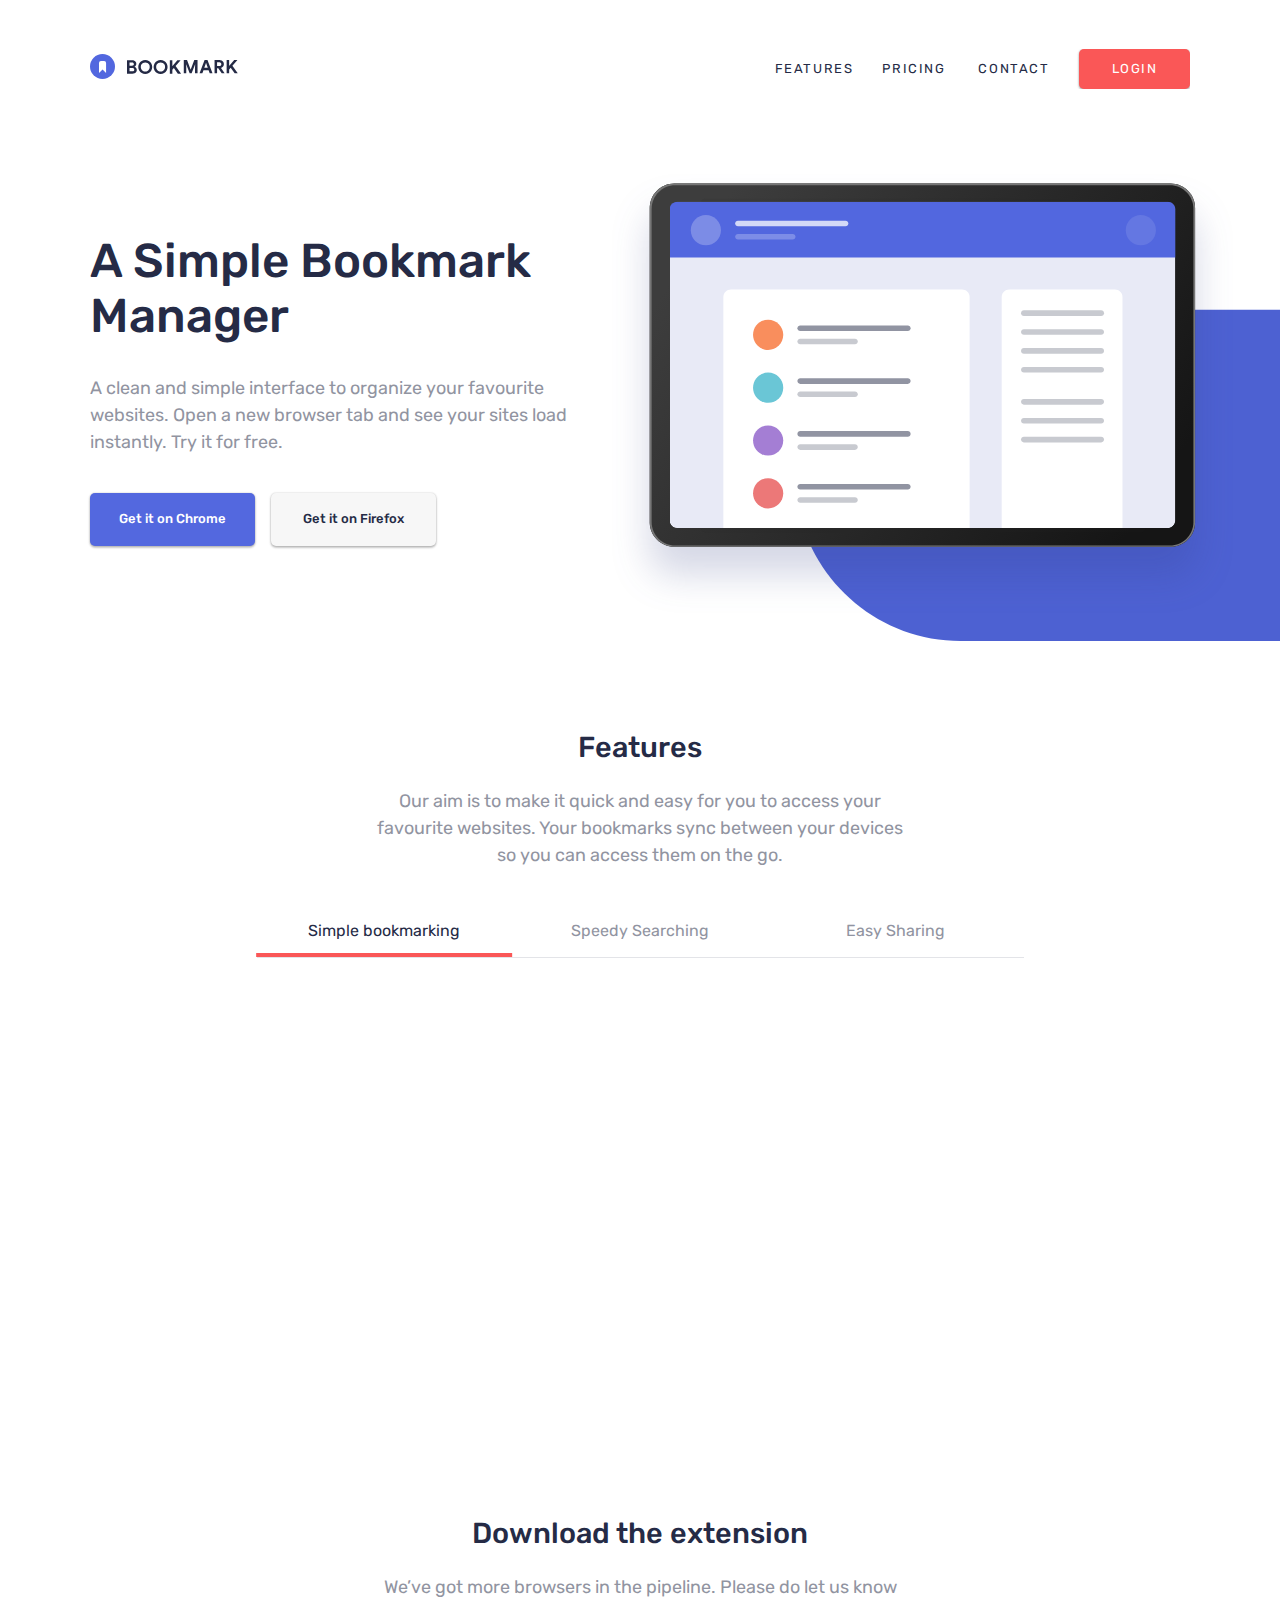
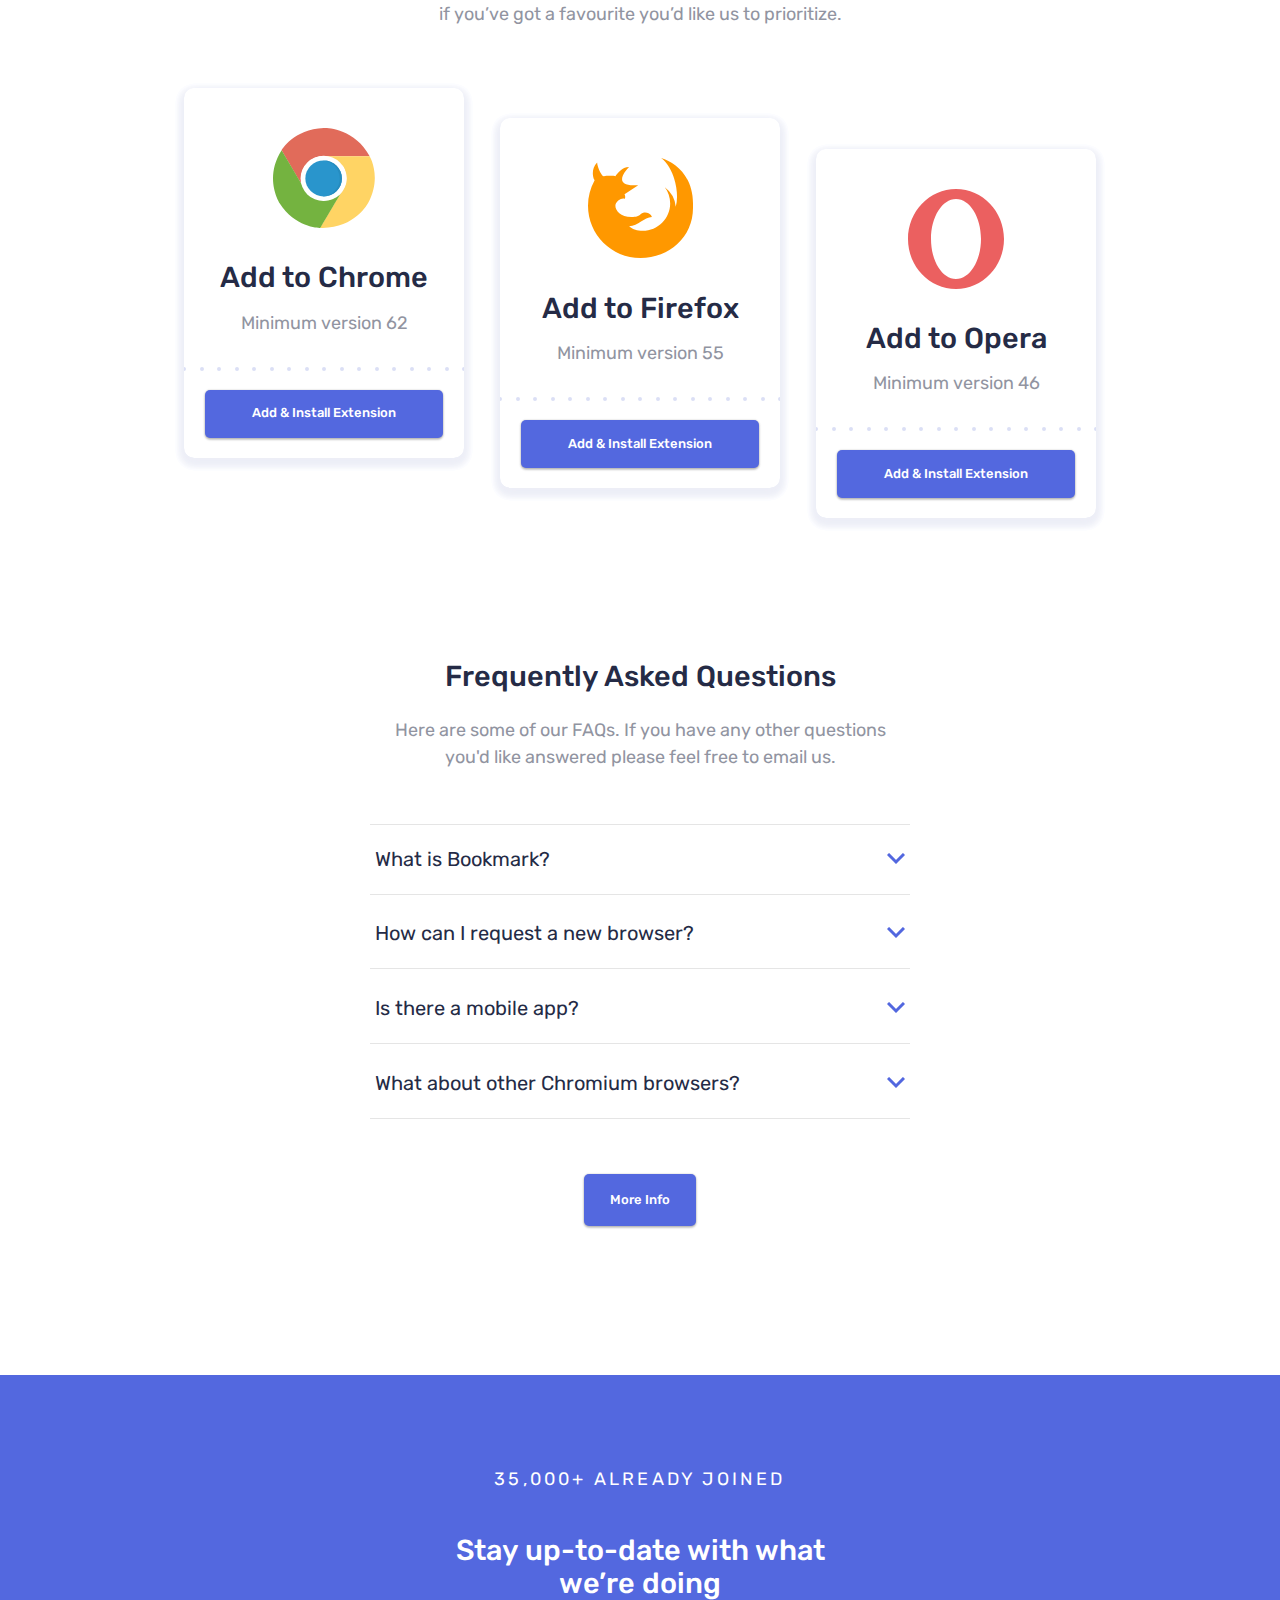
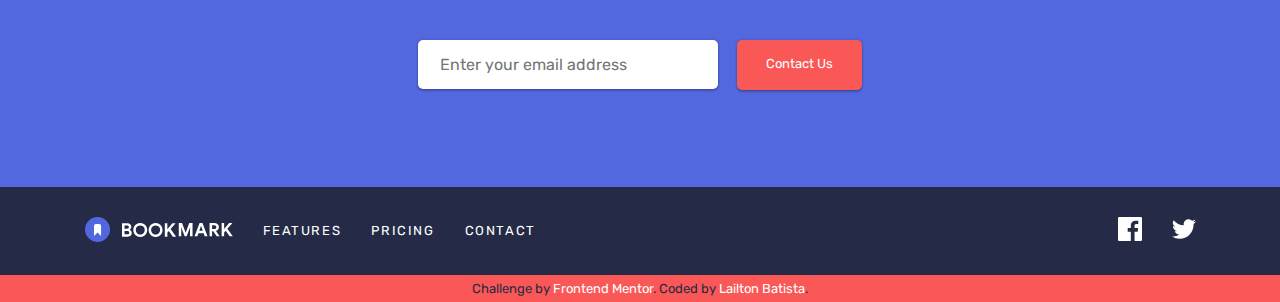
<file: bookmark-landing-page/index.html>
<!DOCTYPE html>
<html lang="en">

<head>
  <meta charset="UTF-8">
  <meta name="viewport" content="width=device-width, initial-scale=1.0"> <!-- displays site properly based on user's device -->

  <link rel="icon" type="image/png" sizes="32x32" href="./images/favicon-32x32.png">

  <title>Frontend Mentor | Bookmark landing page</title>
  <link href="https://fonts.googleapis.com/css2?family=Rubik:wght@400;500&display=swap" rel="stylesheet">
  <link rel="stylesheet" href="css/style.css">
</head>

<body>
  <header>
    <div class="container">
      <div class="logo">
        <svg width="148" height="25" xmlns="http://www.w3.org/2000/svg">
          <g class="logo__name" fill="none" fill-rule="evenodd">
            <path d="M37 6.299h5.227c.746 0 1.434.155 2.062.466.629.311 1.123.735 1.484 1.27s.542 1.12.542 1.754c0 .672-.165 1.254-.495 1.746-.33.491-.762.868-1.297 1.129v.15c.697.248 1.25.643 1.661 1.185.41.541.616 1.191.616 1.95 0 .735-.196 1.385-.588 1.951a3.817 3.817 0 0 1-1.587 1.307c-.665.305-1.403.457-2.212.457H37V6.299zm5.04 5.45c.548 0 .986-.152 1.316-.457.33-.305.495-.688.495-1.148 0-.448-.159-.824-.476-1.13-.318-.304-.738-.457-1.26-.457H39.52v3.192h2.52zm.28 5.619c.61 0 1.086-.159 1.428-.476.342-.317.513-.731.513-1.241 0-.51-.174-.927-.522-1.251-.349-.324-.847-.485-1.494-.485H39.52v3.453h2.8zm12.927 2.595c-1.307 0-2.492-.308-3.556-.924a6.711 6.711 0 0 1-2.511-2.53c-.61-1.07-.915-2.246-.915-3.528 0-1.281.305-2.457.915-3.528a6.711 6.711 0 0 1 2.51-2.529C52.756 6.308 53.94 6 55.248 6c1.306 0 2.492.308 3.556.924a6.711 6.711 0 0 1 2.51 2.53c.61 1.07.915 2.246.915 3.527 0 1.282-.305 2.458-.915 3.528a6.711 6.711 0 0 1-2.51 2.53c-1.064.616-2.25.924-3.556.924zm0-2.39a4.52 4.52 0 0 0 2.258-.578 4.177 4.177 0 0 0 1.615-1.624c.392-.697.588-1.494.588-2.39 0-.896-.196-1.692-.588-2.389a4.177 4.177 0 0 0-1.615-1.624 4.52 4.52 0 0 0-2.258-.579 4.47 4.47 0 0 0-2.25.579 4.195 4.195 0 0 0-1.605 1.624c-.392.697-.588 1.493-.588 2.39 0 .895.196 1.692.588 2.389a4.195 4.195 0 0 0 1.605 1.624 4.47 4.47 0 0 0 2.25.578zm15.353 2.39c-1.307 0-2.492-.308-3.556-.924a6.711 6.711 0 0 1-2.51-2.53c-.61-1.07-.915-2.246-.915-3.528 0-1.281.305-2.457.914-3.528a6.711 6.711 0 0 1 2.511-2.529C68.108 6.308 69.294 6 70.6 6c1.307 0 2.492.308 3.556.924a6.711 6.711 0 0 1 2.51 2.53c.61 1.07.915 2.246.915 3.527 0 1.282-.305 2.458-.914 3.528a6.711 6.711 0 0 1-2.511 2.53c-1.064.616-2.25.924-3.556.924zm0-2.39a4.52 4.52 0 0 0 2.259-.578 4.177 4.177 0 0 0 1.614-1.624c.392-.697.588-1.494.588-2.39 0-.896-.196-1.692-.588-2.389a4.177 4.177 0 0 0-1.614-1.624 4.52 4.52 0 0 0-2.259-.579 4.47 4.47 0 0 0-2.25.579 4.195 4.195 0 0 0-1.605 1.624c-.392.697-.588 1.493-.588 2.39 0 .895.196 1.692.588 2.389a4.195 4.195 0 0 0 1.606 1.624 4.47 4.47 0 0 0 2.249.578zM79.83 6.3h2.52v5.73h.15l4.89-5.73h3.043v.149L85.6 11.973l5.338 7.542v.149h-3.08l-3.994-5.693-1.512 1.773v3.92h-2.52V6.299zM93.779 6h3.248l3.546 9.39h.15L104.268 6h3.267v13.365h-2.501v-6.589l.15-2.221h-.15l-3.398 8.81h-1.96l-3.416-8.81h-.149l.15 2.221v6.59h-2.483V6zm20.8 0h2.894l5.021 13.365h-2.781l-1.12-3.192h-5.115l-1.12 3.192h-2.781L114.579 6zm3.193 7.859l-1.176-3.36-.486-1.606h-.149l-.485 1.606-1.195 3.36h3.49zM124.553 6h4.872c.871 0 1.646.18 2.324.541.678.361 1.204.862 1.577 1.503.374.64.56 1.366.56 2.175 0 .858-.27 1.62-.812 2.286a4.617 4.617 0 0 1-2.044 1.447l-.018.13 3.584 5.134v.15h-2.894l-3.453-5.022h-1.176v5.021h-2.52V6zm4.853 6.03c.573 0 1.04-.175 1.4-.523.361-.349.542-.79.542-1.326 0-.51-.172-.945-.514-1.306-.342-.361-.806-.542-1.39-.542h-2.371v3.696h2.333zm7.23-6.03h2.52v5.73h.15l4.89-5.73h3.043v.15l-4.835 5.525 5.34 7.541v.15h-3.08l-3.996-5.694-1.512 1.773v3.92h-2.52V6z" fill="#242A45" fill-rule="nonzero" />
            <g class="logo__icon">
              <circle fill="#5267DF" cx="12.5" cy="12.5" r="12.5" />
              <path d="M9 9v10l3.54-3.44L16.078 19V9a2 2 0 0 0-2-2H11a2 2 0 0 0-2 2z" fill="#FFF" />
            </g>
          </g>
        </svg>
      </div>
      <nav class="menu">
        <button class="menu__hamburger">
          <img class="menu__hamburger__open" src="images/icon-hamburger.svg" alt="Menu" />
          <img class="menu__hamburger__close" src="images/icon-close.svg" alt="Close Menu" />
        </button>
        <ul class="menu__ul">
          <ul class="li_wrapper">
            <li><a class="menu_li" href="">FEATURES</a></li>
            <li><a class="menu_li" href="">PRICING</a></li>
            <li><a class="menu_li" href="">CONTACT</a></li>
          </ul>
          <li><a class="btn orange_btn" href="">LOGIN</a></li>
          <li class="menu__social">
            <img src="images/icon-facebook.svg" alt="Facebook" />
            <img src="images/icon-twitter.svg" alt="Twitter" />
          </li>
        </ul>
      </nav>
    </div>
  </header>

  <main class="introduction">
    <div class="container">
      <div class="introduction__illustration illustration">
        <img src="images/illustration-hero1.svg" alt="Bookmark manager" />
      </div>

      <div class="introduction__text">
        <h1 class="title_1_blue">A Simple Bookmark Manager</h1>
        <p class="text">A clean and simple interface to organize your favourite websites. Open a new browser tab and see your sites load instantly. Try it for free.</p>
        <div class="introduction__text__buttons">
          <button class="btn blue_btn">Get it on Chrome</button>
          <button class="btn white_btn">Get it on Firefox</button>
        </div>
      </div>
    </div>
  </main>

  <section class="features">
    <div class="container">
      <div class="features__text">
        <h2 class="title_2_blue">Features</h2>
        <p class="text">
          Our aim is to make it quick and easy for you to access your favourite websites.
          Your bookmarks sync between your devices so you can access them on the go.
        </p>
      </div>
      <div class="features__features">
        <div class="features__nav">
          <ul>
            <li class="active title_3_gray">Simple bookmarking</li>
            <li class="title_3_gray">Speedy Searching</li>
            <li class="title_3_gray">Easy Sharing</li>
          </ul>
        </div>

        <div class="active features__feature" style="display: flex;" data-feature="0">
          <div class="features_illustration illustration">
            <img src="images/illustration-features-tab-1-modified.svg" alt="Bookmark" />
          </div>
          <div class="features__feature__text">
            <h3 class="title_2_blue">Bookmark in one click</h3>
            <p class="text">Organize your bookmarks however you like. Our simple drag-and-drop interface
              gives you complete control over how you manage your favourite sites.</p>
            <a href="" class="blue_btn btn">More info</a>
          </div>
        </div>

        <div class="features__feature" style="display: none;" data-feature="1">
          <div class="features_illustration illustration">
            <img src="images/illustration-features-tab-2-modified.svg" alt="Bookmark" />
          </div>
          <div class="features__feature__text">
            <h3 class="title_2_blue">Intelligent search</h3>
            <p class="text">Our powerful search feature will help you find saved sites in no time at all.
              No need to trawl through all of your bookmarks.</p>
            <a href="" class="blue_btn btn">More info</a>
          </div>
        </div>

        <div class="features__feature" style="display: none;" data-feature="2">
          <div class="features_illustration illustration">
            <img src="images/illustration-features-tab-3-modified.svg" alt="Bookmark" />
          </div>
          <div class="features__feature__text">
            <h3 class="title_2_blue">Download the extension</h3>
            <p class="text">Easily share your bookmarks and collections with others. Create a shareable
              link that you can send at the click of a button.</p>
            <a href="" class="blue_btn btn">More info</a>
          </div>
        </div>
      </div>
    </div>
  </section>

  <section class="extension container">
    <div class="extension__text">
      <h2 class="title_2_blue">Download the extension</h2>
      <p class="text">We’ve got more browsers in the pipeline. Please do let us know if you’ve
        got a favourite you’d like us to prioritize.</p>
    </div>
    <div class="extension__browsers">
      <div class="extension__browsers__browser">
        <img src="images/logo-chrome.svg" alt="Chrome" />
        <h3 class="title_2_blue">Add to Chrome</h3>
        <p class="text">Minimum version 62</p>
        <div class="browser__button">
          <button class="blue_btn btn">Add & Install Extension</button>
        </div>
      </div>

      <div class="extension__browsers__browser">
        <img src="images/logo-firefox.svg" alt="Firefox" />
        <h3 class="title_2_blue">Add to Firefox</h3>
        <p class="text">Minimum version 55</p>
        <div class="browser__button">
          <button class="blue_btn btn">Add & Install Extension</button>
        </div>
      </div>

      <div class="extension__browsers__browser">
        <img src="images/logo-opera.svg" alt="Opera" />
        <h3 class="title_2_blue">Add to Opera</h3>
        <p class="text">Minimum version 46</p>
        <div class="browser__button">
          <button class="blue_btn btn">Add & Install Extension</button>
        </div>
      </div>
    </div>
  </section>

  <section class="faq container">
    <div class="faq__text">
      <h2 class="title_2_blue">Frequently Asked Questions</h2>
      <p class="text">Here are some of our FAQs. If you have any other questions you'd like answered please feel free to email us.</p>
    </div>
    <ul class="faq__questions">
      <li class="faq__question">
        <div class="faq__question__title">
          <h3 class="title_3_blue">What is Bookmark?</h3>
          <svg class="arrow" xmlns="http://www.w3.org/2000/svg" width="18" height="12">
            <path fill="none" stroke="#5267DF" stroke-width="3" d="M1 1l8 8 8-8" />
          </svg>
        </div>
        <p class="faq__question__answer text">Lorem ipsum dolor sit amet, consectetur adipiscing elit. Fusce tincidunt
          justo eget ultricies fringilla. Phasellus blandit ipsum quis quam ornare mattis.</p>
      </li>

      <li class="faq__question">
        <div class="faq__question__title">
          <h3 class="title_3_blue">How can I request a new browser?</h3>
          <svg class="arrow" xmlns="http://www.w3.org/2000/svg" width="18" height="12">
            <path fill="none" stroke="#5267DF" stroke-width="3" d="M1 1l8 8 8-8" />
          </svg>
        </div>
        <p class="faq__question__answer text">Vivamus luctus eros aliquet convallis ultricies. Mauris augue massa, ultricies non ligula.
          Suspendisse imperdiet. Vivamus luctus eros aliquet convallis ultricies. Mauris augue massa,
          ultricies non ligula. Suspendisse imperdie tVivamus luctus eros aliquet convallis ultricies.
          Mauris augue massa, ultricies non ligula. Suspendisse imperdiet.</p>
      </li>

      <li class="faq__question">
        <div class="faq__question__title">
          <h3 class="title_3_blue">Is there a mobile app?</h3>
          <svg class="arrow" xmlns="http://www.w3.org/2000/svg" width="18" height="12">
            <path fill="none" stroke="#5267DF" stroke-width="3" d="M1 1l8 8 8-8" />
          </svg>
        </div>
        <p class="faq__question__answer text">Sed consectetur quam id neque fermentum accumsan. Praesent luctus vestibulum dolor, ut condimentum
          urna vulputate eget. Cras in ligula quis est pharetra mattis sit amet pharetra purus. Sed
          sollicitudin ex et ultricies bibendum.</p>
      </li>

      <li class="faq__question">
        <div class="faq__question__title">
          <h3 class="title_3_blue">What about other Chromium browsers?</h3>
          <svg class="arrow" xmlns="http://www.w3.org/2000/svg" width="18" height="12">
            <path fill="none" stroke="#5267DF" stroke-width="3" d="M1 1l8 8 8-8" />
          </svg>
        </div>
        <p class="faq__question__answer text">Integer condimentum ipsum id imperdiet finibus. Vivamus in placerat mi, at euismod dui. Aliquam
          vitae neque eget nisl gravida pellentesque non ut velit.</p>
      </li>
    </ul>

    <button class="blue_btn btn">More Info</button>
  </section>

  <section class="newsletter">
    <div class="newsletter__text">
      <p class="text white">35,000+ ALREADY JOINED</p>
      <h2 class="title_2_white">Stay up-to-date with what we’re doing</h2>
    </div>
    <form class="newsletter__form">
      <div class="email_wrapper">
        <input class="email" type="email" placeholder="Enter your email address" />
        <img class="error" src="images/icon-error.svg" alt="Error" />
        <img class="ok" src="images/icon-ok.svg" alt="Ok" />
      </div>
      <input class="btn orange_btn submit_email" type="submit" value="Contact Us" />
    </form>
  </section>

  <footer class="footer">
    <nav class="footer__nav">
      <div class="nav__group_1">
        <svg width="148" height="25" xmlns="http://www.w3.org/2000/svg">
          <g fill="none" fill-rule="evenodd">
            <path d="M37 6.299h5.227c.746 0 1.434.155 2.062.466.629.311 1.123.735 1.484 1.27s.542 1.12.542 1.754c0 .672-.165 1.254-.495 1.746-.33.491-.762.868-1.297 1.129v.15c.697.248 1.25.643 1.661 1.185.41.541.616 1.191.616 1.95 0 .735-.196 1.385-.588 1.951a3.817 3.817 0 0 1-1.587 1.307c-.665.305-1.403.457-2.212.457H37V6.299zm5.04 5.45c.548 0 .986-.152 1.316-.457.33-.305.495-.688.495-1.148 0-.448-.159-.824-.476-1.13-.318-.304-.738-.457-1.26-.457H39.52v3.192h2.52zm.28 5.619c.61 0 1.086-.159 1.428-.476.342-.317.513-.731.513-1.241 0-.51-.174-.927-.522-1.251-.349-.324-.847-.485-1.494-.485H39.52v3.453h2.8zm12.927 2.595c-1.307 0-2.492-.308-3.556-.924a6.711 6.711 0 0 1-2.511-2.53c-.61-1.07-.915-2.246-.915-3.528 0-1.281.305-2.457.915-3.528a6.711 6.711 0 0 1 2.51-2.529C52.756 6.308 53.94 6 55.248 6c1.306 0 2.492.308 3.556.924a6.711 6.711 0 0 1 2.51 2.53c.61 1.07.915 2.246.915 3.527 0 1.282-.305 2.458-.915 3.528a6.711 6.711 0 0 1-2.51 2.53c-1.064.616-2.25.924-3.556.924zm0-2.39a4.52 4.52 0 0 0 2.258-.578 4.177 4.177 0 0 0 1.615-1.624c.392-.697.588-1.494.588-2.39 0-.896-.196-1.692-.588-2.389a4.177 4.177 0 0 0-1.615-1.624 4.52 4.52 0 0 0-2.258-.579 4.47 4.47 0 0 0-2.25.579 4.195 4.195 0 0 0-1.605 1.624c-.392.697-.588 1.493-.588 2.39 0 .895.196 1.692.588 2.389a4.195 4.195 0 0 0 1.605 1.624 4.47 4.47 0 0 0 2.25.578zm15.353 2.39c-1.307 0-2.492-.308-3.556-.924a6.711 6.711 0 0 1-2.51-2.53c-.61-1.07-.915-2.246-.915-3.528 0-1.281.305-2.457.914-3.528a6.711 6.711 0 0 1 2.511-2.529C68.108 6.308 69.294 6 70.6 6c1.307 0 2.492.308 3.556.924a6.711 6.711 0 0 1 2.51 2.53c.61 1.07.915 2.246.915 3.527 0 1.282-.305 2.458-.914 3.528a6.711 6.711 0 0 1-2.511 2.53c-1.064.616-2.25.924-3.556.924zm0-2.39a4.52 4.52 0 0 0 2.259-.578 4.177 4.177 0 0 0 1.614-1.624c.392-.697.588-1.494.588-2.39 0-.896-.196-1.692-.588-2.389a4.177 4.177 0 0 0-1.614-1.624 4.52 4.52 0 0 0-2.259-.579 4.47 4.47 0 0 0-2.25.579 4.195 4.195 0 0 0-1.605 1.624c-.392.697-.588 1.493-.588 2.39 0 .895.196 1.692.588 2.389a4.195 4.195 0 0 0 1.606 1.624 4.47 4.47 0 0 0 2.249.578zM79.83 6.3h2.52v5.73h.15l4.89-5.73h3.043v.149L85.6 11.973l5.338 7.542v.149h-3.08l-3.994-5.693-1.512 1.773v3.92h-2.52V6.299zM93.779 6h3.248l3.546 9.39h.15L104.268 6h3.267v13.365h-2.501v-6.589l.15-2.221h-.15l-3.398 8.81h-1.96l-3.416-8.81h-.149l.15 2.221v6.59h-2.483V6zm20.8 0h2.894l5.021 13.365h-2.781l-1.12-3.192h-5.115l-1.12 3.192h-2.781L114.579 6zm3.193 7.859l-1.176-3.36-.486-1.606h-.149l-.485 1.606-1.195 3.36h3.49zM124.553 6h4.872c.871 0 1.646.18 2.324.541.678.361 1.204.862 1.577 1.503.374.64.56 1.366.56 2.175 0 .858-.27 1.62-.812 2.286a4.617 4.617 0 0 1-2.044 1.447l-.018.13 3.584 5.134v.15h-2.894l-3.453-5.022h-1.176v5.021h-2.52V6zm4.853 6.03c.573 0 1.04-.175 1.4-.523.361-.349.542-.79.542-1.326 0-.51-.172-.945-.514-1.306-.342-.361-.806-.542-1.39-.542h-2.371v3.696h2.333zm7.23-6.03h2.52v5.73h.15l4.89-5.73h3.043v.15l-4.835 5.525 5.34 7.541v.15h-3.08l-3.996-5.694-1.512 1.773v3.92h-2.52V6z" fill="#fff" fill-rule="nonzero" />
            <g>
              <circle fill="#5267DF" cx="12.5" cy="12.5" r="12.5" />
              <path d="M9 9v10l3.54-3.44L16.078 19V9a2 2 0 0 0-2-2H11a2 2 0 0 0-2 2z" fill="#FFF" />
            </g>
          </g>
        </svg>
        <ul>
          <li><a href="" class="text">FEATURES</a></li>
          <li><a href="" class="text">PRICING</a></li>
          <li><a href="" class="text">CONTACT</a></li>
        </ul>
      </div>
      <div class="nav__group_2">
        <ul>
          <li><a href=""><svg class="fb" xmlns="http://www.w3.org/2000/svg" width="24" height="24">
                <path fill="#FFF" fill-rule="evenodd" d="M22.675 0H1.325C.593 0 0 .593 0 1.325v21.351C0 23.407.593 24 1.325 24H12.82v-9.294H9.692v-3.622h3.128V8.413c0-3.1 1.893-4.788 4.659-4.788 1.325 0 2.463.099 2.795.143v3.24l-1.918.001c-1.504 0-1.795.715-1.795 1.763v2.313h3.587l-.467 3.622h-3.12V24h6.116c.73 0 1.323-.593 1.323-1.325V1.325C24 .593 23.407 0 22.675 0z" /></svg></a></li>
          <li><a href=""><svg class="tt" xmlns="http://www.w3.org/2000/svg" width="24" height="20">
                <path fill="#FFF" fill-rule="evenodd" d="M24 2.557a9.83 9.83 0 0 1-2.828.775A4.932 4.932 0 0 0 23.337.608a9.864 9.864 0 0 1-3.127 1.195A4.916 4.916 0 0 0 16.616.248c-3.179 0-5.515 2.966-4.797 6.045A13.978 13.978 0 0 1 1.671 1.149a4.93 4.93 0 0 0 1.523 6.574 4.903 4.903 0 0 1-2.229-.616c-.054 2.281 1.581 4.415 3.949 4.89a4.935 4.935 0 0 1-2.224.084 4.928 4.928 0 0 0 4.6 3.419A9.9 9.9 0 0 1 0 17.54a13.94 13.94 0 0 0 7.548 2.212c9.142 0 14.307-7.721 13.995-14.646A10.025 10.025 0 0 0 24 2.557z" /></svg></a></li>
        </ul>
      </div>
    </nav>
  </footer>

  <footer>
    <p class="attribution">
      <span class="text">Challenge by <a class="text white" href="https://www.frontendmentor.io?ref=challenge" target="_blank">Frontend Mentor</a>.</span>
      <span class="text">Coded by <a class="text white" href="https://www.frontendmentor.io/profile/lailton-b" target="_blank">Lailton Batista</a>.</span>
    </p>
  </footer>

  <script src="js/script.js"></script>
</body>

</html>
</file>
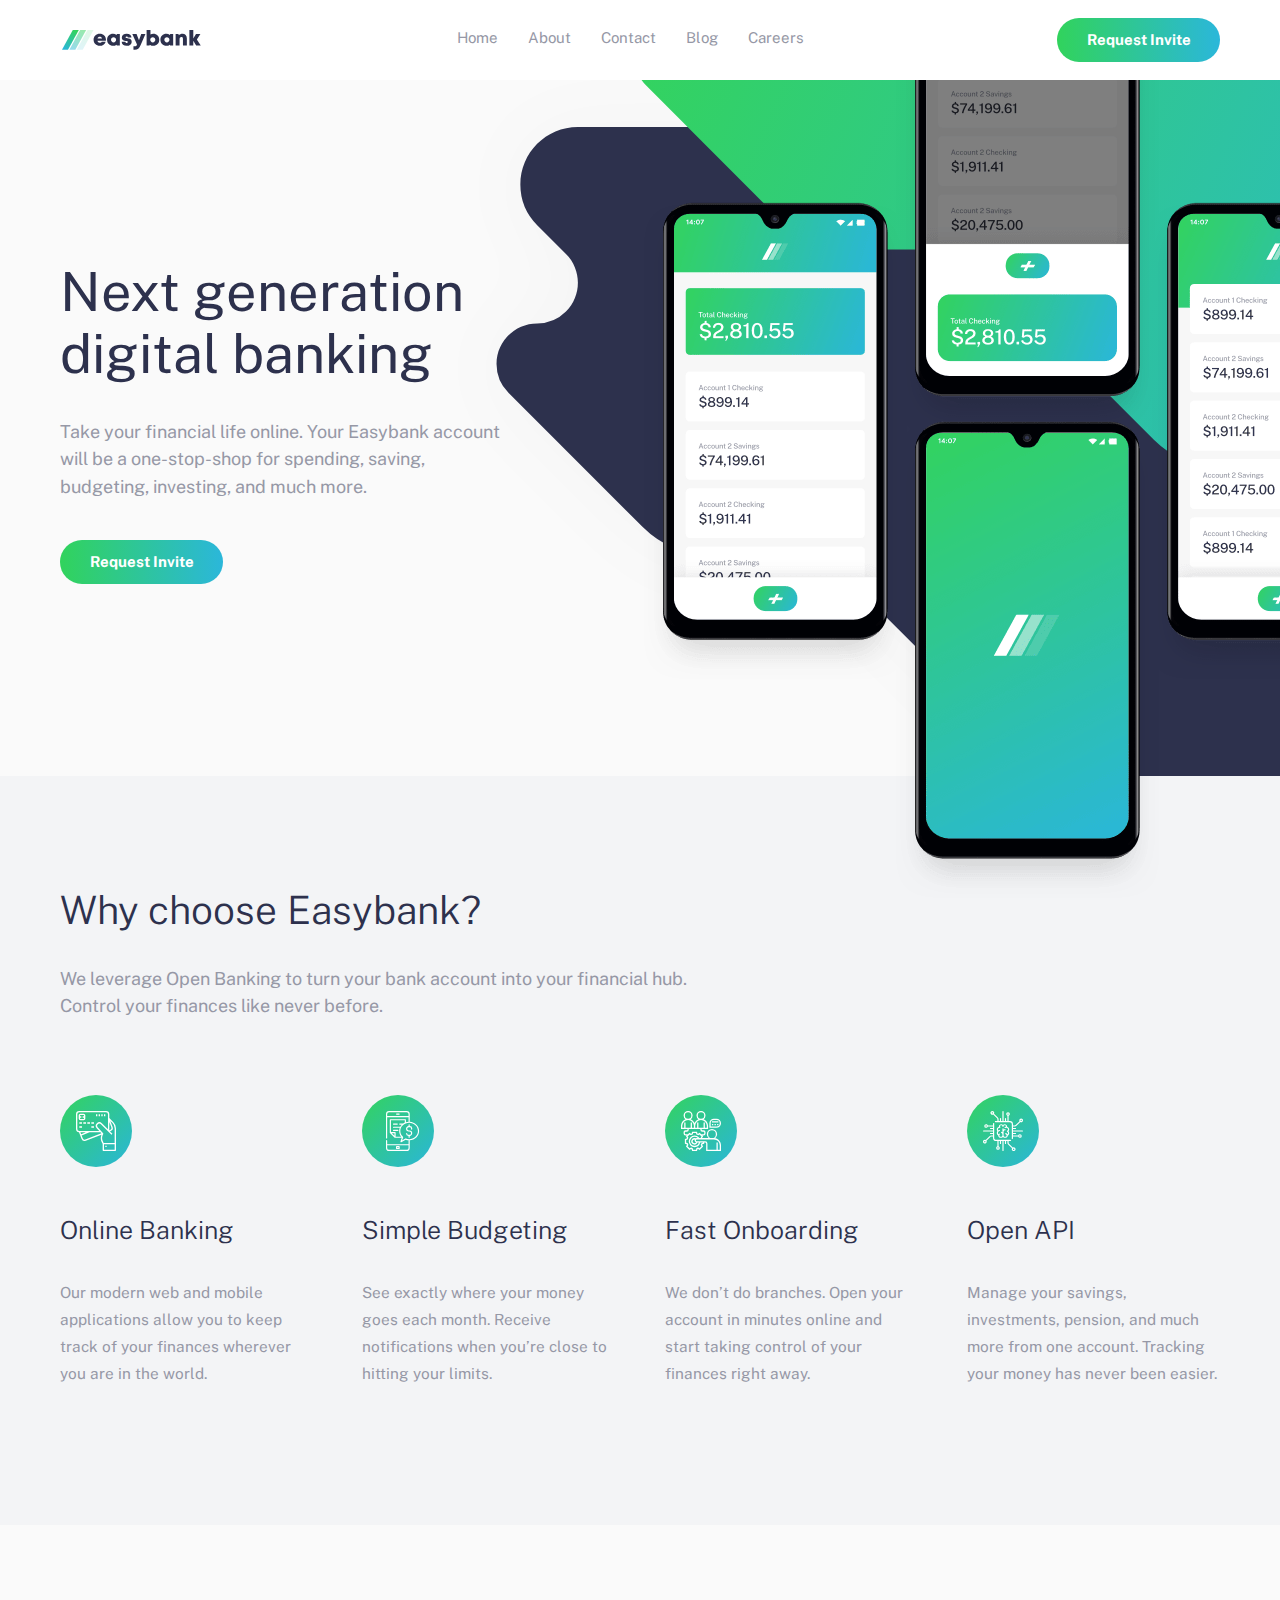
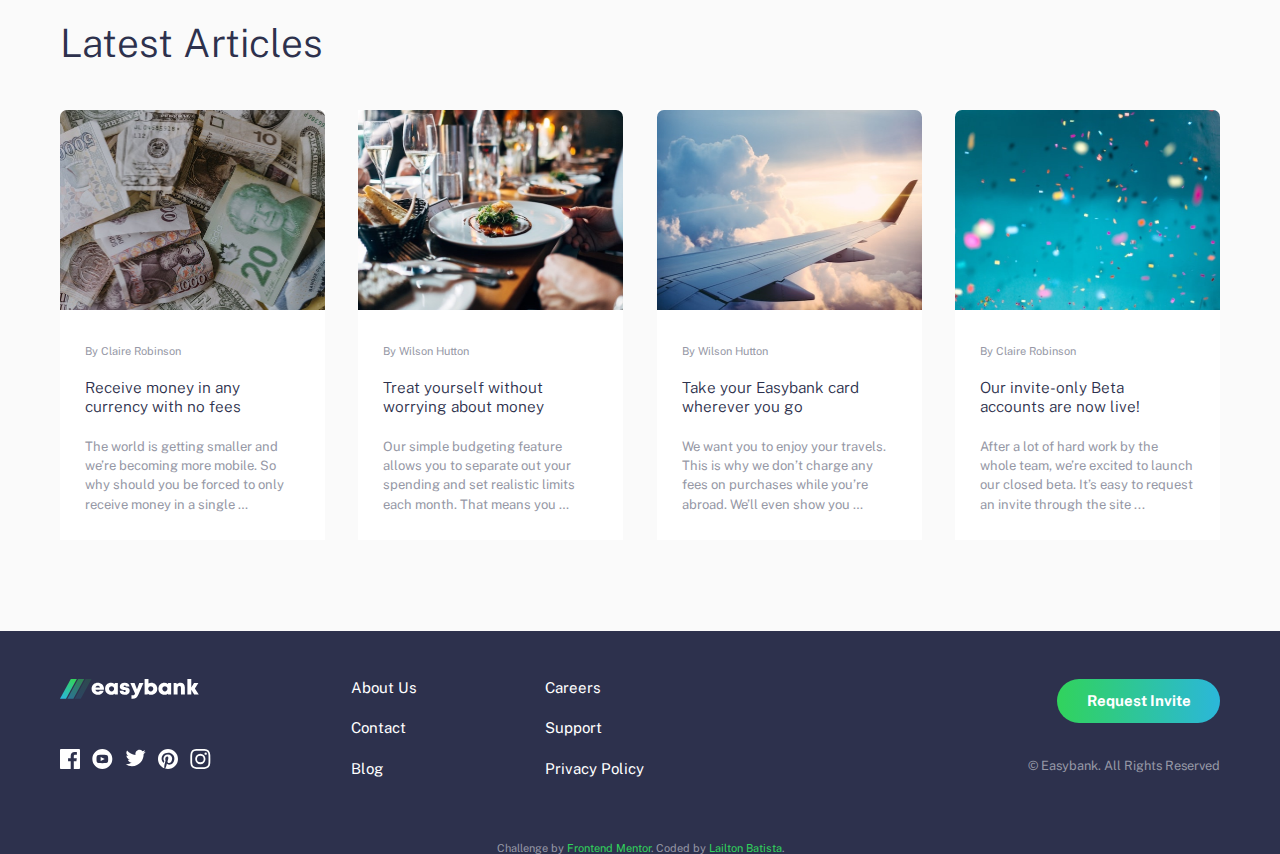
<file: easybank-landing-page-master/index.html>
<!DOCTYPE html>
<html lang="en">

<head>
  <meta charset="UTF-8">
  <meta name="viewport" content="width=device-width, initial-scale=1.0"> <!-- displays site properly based on user's device -->

  <link rel="icon" type="image/png" sizes="32x32" href="./images/favicon-32x32.png">

  <title>Frontend Mentor | Easybank landing page</title>

  <link href="https://fonts.googleapis.com/css2?family=Public+Sans:wght@300;400;700&display=swap" rel="stylesheet">
  <link rel="stylesheet" href="css/style.css">
</head>

<body>
  <header class="container">
    <nav class="menu">
      <ul class="menu__ul">
        <li class="menu__ul__logo">
          <a href="index.html"><img src="images/logo.svg" alt="Easybank" /></a>
        <li>
        <li class="menu__ul__li">
          <ul>
            <li><a href="">Home</a></li>
            <li><a href="">About</a></li>
            <li><a href="">Contact</a></li>
            <li><a href="">Blog</a></li>
            <li><a href="">Careers</a></li>
          </ul>
        </li>
        <li class="menu__ul__button">
          <button class="btn">Request Invite</button>
        </li>
        <li class="menu__ul__hamburger">
          <button class="open__menu">
            <img src="images/icon-hamburger.svg" alt="Open menu" />
          </button>
          <button class="close__menu">
            <img src="images/icon-close.svg" alt="Close menu" />
          </button>
        </li>
      </ul>
    </nav>
  </header>

  <main class="container">
    <div class="main__text">
      <h1 class="title">Next generation digital banking</h1>
      <p class="text_1">Take your financial life online. Your Easybank account will be a one-stop-shop
        for spending, saving, budgeting, investing, and much more.</p>
      <button class="btn">Request Invite</button>
    </div>
    <div class="main__image">
      <img src="images/image-mockups.png" alt="Mockups" />
    </div>
  </main>

  <section class="features container">
    <div class="features__text">
      <h2 class="subtitle_1">Why choose Easybank?</h2>
      <p class="text_1">We leverage Open Banking to turn your bank account into your financial hub. Control
        your finances like never before.
      </p>
    </div>
    <div class="features__wrapper">
      <div class="features__feature">
        <img src="images/icon-online.svg" alt="Online Banking" />
        <h3 class="subtitle_2">Online Banking</h3>
        <p class="text_2">Our modern web and mobile applications allow you to keep track of your finances
          wherever you are in the world.</p>
      </div>

      <div class="features__feature">
        <img src="images/icon-budgeting.svg" alt="Budgeting" />
        <h3 class="subtitle_2">Simple Budgeting</h3>
        <p class="text_2">See exactly where your money goes each month. Receive notifications when you’re
          close to hitting your limits.</p>
      </div>

      <div class="features__feature">
        <img src="images/icon-onboarding.svg" alt="Onboarding" />
        <h3 class="subtitle_2">Fast Onboarding</h3>
        <p class="text_2">We don’t do branches. Open your account in minutes online and start taking control
          of your finances right away.</p>
      </div>

      <div class="features__feature">
        <img src="images/icon-api.svg" alt="API" />
        <h3 class="subtitle_2">Open API</h3>
        <p class="text_2">Manage your savings, investments, pension, and much more from one account. Tracking
          your money has never been easier.</p>
      </div>
    </div>
  </section>

  <section class="articles container">
    <h2 class="subtitle_1">Latest Articles</h2>
    <div class="articles__wrapper">
      <article class="articles__article">
        <a href="">
          <img src="images/image-currency.jpg" alt="Currency" />
          <div class="articles__article__text">
            <p class="text_4">By Claire Robinson</p>
            <h4 class="subtitle_3">Receive money in any currency with no fees</h4>
            <p class="text_3">The world is getting smaller and we’re becoming more mobile. So why should you be
              forced to only receive money in a single …</p>
          </div>
        </a>
      </article>

      <article class="articles__article">
        <a href="">
          <img src="images/image-restaurant.jpg" alt="Restaurant" />
          <div class="articles__article__text">
            <p class="text_4">By Wilson Hutton</p>
            <h4 class="subtitle_3">Treat yourself without worrying about money</h4>
            <p class="text_3">Our simple budgeting feature allows you to separate out your spending and set
              realistic limits each month. That means you …</p>
          </div>
        </a>
      </article>

      <article class="articles__article">
        <a href="">
          <img src="images/image-plane.jpg" alt="Plane" />
          <div class="articles__article__text">
            <p class="text_4">By Wilson Hutton</p>
            <h4 class="subtitle_3">Take your Easybank card wherever you go</h4>
            <p class="text_3">We want you to enjoy your travels. This is why we don’t charge any fees on purchases
              while you’re abroad. We’ll even show you …</p>
          </div>
        </a>
      </article>

      <article class="articles__article">
        <a href="">
          <img src="images/image-confetti.jpg" alt="Confetti" />
          <div class="articles__article__text">
            <p class="text_4">By Claire Robinson</p>
            <h4 class="subtitle_3">Our invite-only Beta accounts are now live!</h4>
            <p class="text_3">After a lot of hard work by the whole team, we’re excited to launch our closed beta.
              It’s easy to request an invite through the site ...</p>
          </div>
        </a>
      </article>
    </div>
  </section>

  <footer class="footer container">
    <nav>
      <div class="wrapper">
        <svg xmlns="http://www.w3.org/2000/svg" width="139" height="20">
          <defs>
            <linearGradient id="a" x1="72.195%" x2="17.503%" y1="0%" y2="100%">
              <stop offset="0%" stop-color="#33D35E" />
              <stop offset="100%" stop-color="#2AB6D9" />
            </linearGradient>
          </defs>
          <g fill="none" fill-rule="evenodd">
            <path fill="#FFF" fill-rule="nonzero" d="M37.754 15.847c2.852 0 5.152-1.622 5.952-4.216h-3.897c-.376.665-1.14 1.066-2.055 1.066-1.237 0-2.065-.674-2.32-1.978h8.44c.051-.352.081-.694.081-1.037 0-3.335-2.537-5.95-6.201-5.95-3.568 0-6.175 2.564-6.175 6.049 0 3.473 2.628 6.066 6.175 6.066zm2.344-7.297h-4.596c.317-1.129 1.11-1.749 2.252-1.749 1.181 0 2 .613 2.344 1.75zm10.946 7.296c1.32 0 2.5-.434 3.43-1.188l.336.804h3.027V4.093h-2.919l-.4.88c-.94-.775-2.135-1.222-3.474-1.222-3.476 0-5.961 2.505-5.961 6.026 0 3.533 2.485 6.07 5.961 6.07zm.524-3.467c-1.467 0-2.545-1.108-2.545-2.593 0-1.475 1.069-2.583 2.545-2.583 1.466 0 2.544 1.108 2.544 2.583 0 1.485-1.078 2.593-2.544 2.593zm13.123 3.467c3.02 0 5.025-1.554 5.025-3.93 0-2.883-2.387-3.256-4.183-3.575-1.08-.193-1.95-.344-1.95-.99 0-.527.422-.838 1.05-.838.71 0 1.197.337 1.197 1.063h3.667c-.044-2.303-1.92-3.843-4.816-3.843-2.912 0-4.854 1.47-4.854 3.75 0 2.757 2.337 3.289 4.1 3.574 1.092.181 1.952.368 1.952 1.024 0 .587-.543.88-1.116.88-.742 0-1.32-.383-1.32-1.214h-3.77c.036 2.463 1.919 4.1 5.018 4.1zm8.1 3.858c2.936 0 4.344-1.257 5.877-4.736l4.764-10.863h-4.206l-2.249 6.263-2.412-6.263H70.31l4.698 10.43c-.53 1.414-.983 1.804-2.48 1.804H71.45v3.365h1.341zm18.504-3.858c3.5 0 5.973-2.515 5.973-6.048S94.796 3.75 91.295 3.75a5.332 5.332 0 00-2.825.784V0H84.6v15.474h2.897l.37-.844c.923.771 2.102 1.216 3.428 1.216zm-.523-3.467c-1.467 0-2.545-1.108-2.545-2.58 0-1.486 1.078-2.594 2.545-2.594 1.466 0 2.544 1.108 2.544 2.593 0 1.473-1.087 2.58-2.544 2.58zm13.598 3.467c1.32 0 2.5-.434 3.43-1.188l.336.804h3.027V4.093h-2.918l-.401.88c-.939-.775-2.135-1.222-3.474-1.222-3.476 0-5.96 2.505-5.96 6.026 0 3.533 2.484 6.07 5.96 6.07zm.524-3.467c-1.467 0-2.545-1.108-2.545-2.593 0-1.475 1.07-2.583 2.545-2.583 1.467 0 2.545 1.108 2.545 2.583 0 1.485-1.078 2.593-2.545 2.593zm12.653 3.095V9.403c0-1.447.702-2.3 1.923-2.3.986 0 1.483.657 1.483 1.98v6.39h3.915V8.543c0-2.897-1.733-4.773-4.373-4.773-1.47 0-2.733.565-3.58 1.508l-.537-1.172h-2.747v11.369h3.916zm13.748 0v-4.808l2.848 4.808h4.616l-3.902-5.95 3.543-5.419h-4.397l-2.708 4.454V0h-3.916v15.474h3.916z" />
            <g fill="url(#a)">
              <path d="M10.802 0L0 19.704h5.986L16.789 0z" />
              <path opacity=".5" d="M18.171 0L7.368 19.704h5.986L24.157 0z" />
              <path opacity=".15" d="M25.539 0L14.737 19.704h5.986L31.525 0z" />
            </g>
          </g>
        </svg>

        <div class="social_media">
          <a href="">
            <svg xmlns="http://www.w3.org/2000/svg" width="20" height="20">
              <path fill="#FFF" d="M18.896 0H1.104C.494 0 0 .494 0 1.104v17.793C0 19.506.494 20 1.104 20h9.58v-7.745H8.076V9.237h2.606V7.01c0-2.583 1.578-3.99 3.883-3.99 1.104 0 2.052.082 2.329.119v2.7h-1.598c-1.254 0-1.496.597-1.496 1.47v1.928h2.989l-.39 3.018h-2.6V20h5.098c.608 0 1.102-.494 1.102-1.104V1.104C20 .494 19.506 0 18.896 0z" />
            </svg>
          </a>

          <a href="">
            <svg xmlns="http://www.w3.org/2000/svg" width="21" height="20">
              <path fill="#FFF" d="M10.333 0c-5.522 0-10 4.478-10 10 0 5.523 4.478 10 10 10 5.523 0 10-4.477 10-10 0-5.522-4.477-10-10-10zm3.701 14.077c-1.752.12-5.653.12-7.402 0C4.735 13.947 4.514 13.018 4.5 10c.014-3.024.237-3.947 2.132-4.077 1.749-.12 5.651-.12 7.402 0 1.898.13 2.118 1.059 2.133 4.077-.015 3.024-.238 3.947-2.133 4.077zM8.667 8.048l4.097 1.949-4.097 1.955V8.048z" />
            </svg>
          </a>

          <a href="">
            <svg xmlns="http://www.w3.org/2000/svg" width="21" height="18">
              <path fill="#FFF" d="M20.667 2.797a8.192 8.192 0 01-2.357.646 4.11 4.11 0 001.804-2.27 8.22 8.22 0 01-2.606.996A4.096 4.096 0 0014.513.873c-2.649 0-4.595 2.472-3.997 5.038a11.648 11.648 0 01-8.457-4.287 4.109 4.109 0 001.27 5.478A4.086 4.086 0 011.47 6.59c-.045 1.901 1.317 3.68 3.29 4.075a4.113 4.113 0 01-1.853.07 4.106 4.106 0 003.834 2.85 8.25 8.25 0 01-6.075 1.7 11.616 11.616 0 006.29 1.843c7.618 0 11.922-6.434 11.662-12.205a8.354 8.354 0 002.048-2.124z" />
            </svg>
          </a>

          <a href="">
            <svg xmlns="http://www.w3.org/2000/svg" width="20" height="20">
              <path fill="#FFF" d="M10 0C4.478 0 0 4.477 0 10c0 4.237 2.636 7.855 6.356 9.312-.088-.791-.167-2.005.035-2.868.182-.78 1.172-4.97 1.172-4.97s-.299-.6-.299-1.486c0-1.39.806-2.428 1.81-2.428.852 0 1.264.64 1.264 1.408 0 .858-.545 2.14-.828 3.33-.236.995.5 1.807 1.48 1.807 1.778 0 3.144-1.874 3.144-4.58 0-2.393-1.72-4.068-4.177-4.068-2.845 0-4.515 2.135-4.515 4.34 0 .859.331 1.781.745 2.281a.3.3 0 01.069.288l-.278 1.133c-.044.183-.145.223-.335.134-1.249-.581-2.03-2.407-2.03-3.874 0-3.154 2.292-6.052 6.608-6.052 3.469 0 6.165 2.473 6.165 5.776 0 3.447-2.173 6.22-5.19 6.22-1.013 0-1.965-.525-2.291-1.148l-.623 2.378c-.226.869-.835 1.958-1.244 2.621.937.29 1.931.446 2.962.446 5.522 0 10-4.477 10-10S15.522 0 10 0z" />
            </svg>
          </a>

          <a href="">
            <svg xmlns="http://www.w3.org/2000/svg" width="21" height="20">
              <path fill="#FFF" d="M10.333 1.802c2.67 0 2.987.01 4.042.059 2.71.123 3.976 1.409 4.1 4.099.048 1.054.057 1.37.057 4.04 0 2.672-.01 2.988-.058 4.042-.124 2.687-1.386 3.975-4.099 4.099-1.055.048-1.37.058-4.042.058-2.67 0-2.986-.01-4.04-.058-2.717-.124-3.976-1.416-4.1-4.1-.048-1.054-.058-1.37-.058-4.041 0-2.67.01-2.986.058-4.04.124-2.69 1.387-3.977 4.1-4.1 1.054-.048 1.37-.058 4.04-.058zm0-1.802C7.618 0 7.278.012 6.211.06 2.579.227.56 2.242.394 5.877.345 6.944.334 7.284.334 10s.011 3.057.06 4.123c.166 3.632 2.181 5.65 5.816 5.817 1.068.048 1.408.06 4.123.06 2.716 0 3.057-.012 4.124-.06 3.628-.167 5.651-2.182 5.816-5.817.049-1.066.06-1.407.06-4.123s-.011-3.056-.06-4.122C20.11 2.249 18.093.228 14.458.06 13.39.01 13.049 0 10.333 0zm0 4.865a5.135 5.135 0 100 10.27 5.135 5.135 0 000-10.27zm0 8.468a3.333 3.333 0 110-6.666 3.333 3.333 0 010 6.666zm5.339-9.87a1.2 1.2 0 10-.001 2.4 1.2 1.2 0 000-2.4z" />
            </svg>
          </a>
        </div>

      </div>

      <ul class="ul_1">
        <li><a href="">About Us</a></li>
        <li><a href="">Contact</a></li>
        <li><a href="">Blog</a></li>
      </ul>

      <ul class="ul_2">
        <li><a href="">Careers</a></li>
        <li><a href="">Support</a></li>
        <li><a href="">Privacy Policy</a></li>
      </ul>

      <div class="wrapper">
        <button class="btn">Request Invite</button>
        <small>© Easybank. All Rights Reserved</small>
      </div>
    </nav>
  </footer>

  <footer class="attribution">
    Challenge by <a href="https://www.frontendmentor.io?ref=challenge" target="_blank">Frontend Mentor</a>.
    Coded by <a href="https://www.frontendmentor.io/profile/lailton-b" target="_blank">Lailton Batista</a>.
  </footer>

  <script src="js/script.js"></script>
</body>

</html>
</file>
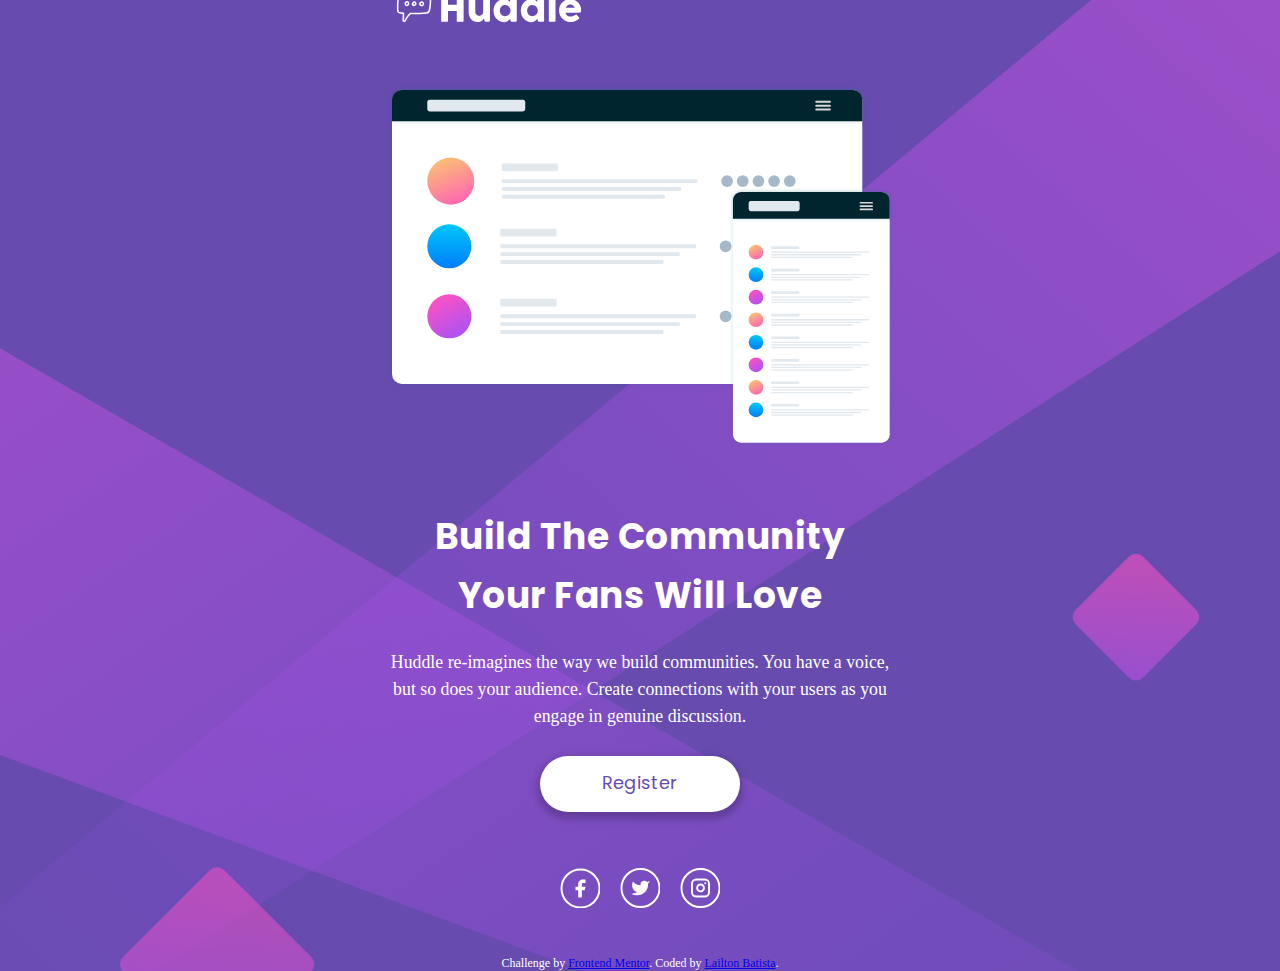
<file: huddle-landing-page-single-introductory/index.html>
<!DOCTYPE html>
<html lang="en">

<head>
  <meta charset="UTF-8">
  <meta name="viewport" content="width=device-width, initial-scale=1.0"> <!-- displays site properly based on user's device -->

  <link rel="icon" type="image/png" sizes="32x32" href="./images/favicon-32x32.png">

  <title>Frontend Mentor | Huddle landing page with single introductory section</title>
  <link href="https://fonts.googleapis.com/css2?family=Poppins:wght@400;700&display=swap" rel="stylesheet">
  <link rel="stylesheet" href="css/style.css">
</head>

<body>
  <div class="wrapper">
    <header class="header">
      <img src="images/logo.svg" alt="Huddle" />
    </header>

    <main class="main">
      <div class="illustration">
        <img src="images/illustration-mockups.svg" alt="Mockups">
      </div>
      <div class="main__text">
        <h1>Build The Community Your Fans Will Love</h1>
        <p>Huddle re-imagines the way we build communities. You have a voice, but so does your audience.
          Create connections with your users as you engage in genuine discussion.</p>
        <button>Register</button>
      </div>
    </main>

    <footer class="footer">
      <div class="social_media">
        <svg width="40" height="40" viewBox="0 0 40 40" fill="none" xmlns="http://www.w3.org/2000/svg">
          <path d="M25 11H22.2727C21.0672 11 19.911 11.4741 19.0586 12.318C18.2062 13.1619 17.7273 14.3065 17.7273 15.5V18.2H15V21.8H17.7273V29H21.3636V21.8H24.0909L25 18.2H21.3636V15.5C21.3636 15.2613 21.4594 15.0324 21.6299 14.8636C21.8004 14.6948 22.0316 14.6 22.2727 14.6H25V11Z" fill="white" />
          <circle cx="20" cy="20" r="19" stroke="white" stroke-width="2" />
        </svg>


        <svg width="41" height="41" viewBox="0 0 41 41" fill="none" xmlns="http://www.w3.org/2000/svg">
          <path d="M30 13.0084C29.173 13.5731 28.2573 14.0049 27.2882 14.2874C26.768 13.7085 26.0768 13.2982 25.3079 13.112C24.539 12.9258 23.7296 12.9726 22.9891 13.2462C22.2486 13.5198 21.6127 14.0069 21.1676 14.6416C20.7224 15.2764 20.4894 16.0281 20.5 16.7953V17.6312C18.9823 17.6693 17.4784 17.3435 16.1222 16.6828C14.7661 16.0221 13.5998 15.047 12.7273 13.8444C12.7273 13.8444 9.27273 21.3679 17.0455 24.7117C15.2668 25.8803 13.148 26.4663 11 26.3836C18.7727 30.5633 28.2727 26.3836 28.2727 16.7702C28.2719 16.5373 28.2488 16.305 28.2036 16.0763C29.0851 15.235 29.7071 14.1726 30 13.0084V13.0084Z" fill="white" />
          <circle cx="20.5" cy="20.5" r="19.5" stroke="white" stroke-width="2" />
        </svg>


        <svg class="instagram" width="41" height="41" viewBox="0 0 41 41" fill="none" xmlns="http://www.w3.org/2000/svg">
          <path d="M24.875 11.75H16.125C13.7088 11.75 11.75 13.7088 11.75 16.125V24.875C11.75 27.2912 13.7088 29.25 16.125 29.25H24.875C27.2912 29.25 29.25 27.2912 29.25 24.875V16.125C29.25 13.7088 27.2912 11.75 24.875 11.75Z" stroke="white" stroke-width="2" stroke-linecap="round" stroke-linejoin="round" />
          <path d="M24 19.9488C24.108 20.677 23.9836 21.4207 23.6445 22.0742C23.3055 22.7276 22.769 23.2575 22.1114 23.5885C21.4538 23.9195 20.7086 24.0347 19.9818 23.9177C19.255 23.8008 18.5835 23.4576 18.063 22.937C17.5424 22.4165 17.1993 21.745 17.0823 21.0182C16.9653 20.2914 17.0805 19.5462 17.4115 18.8886C17.7425 18.231 18.2724 17.6945 18.9258 17.3555C19.5793 17.0164 20.323 16.892 21.0512 17C21.794 17.1102 22.4817 17.4563 23.0127 17.9873C23.5437 18.5183 23.8898 19.206 24 19.9488Z" stroke="white" stroke-width="2" stroke-linecap="round" stroke-linejoin="round" />
          <path d="M25.3125 15.6875H25.3212" stroke="white" stroke-width="2" stroke-linecap="round" stroke-linejoin="round" />
          <circle cx="20.5" cy="20.5" r="19.5" stroke="white" stroke-width="2" />
        </svg>


      </div>
      <p class="attribution">
        Challenge by <a href="https://www.frontendmentor.io?ref=challenge" target="_blank">Frontend Mentor</a>.
        Coded by <a href="https://www.frontendmentor.io/profile/lailton-b" target="_blank">Lailton Batista</a>.
      </p>
    </footer>
  </div>
</body>

</html>
</file>
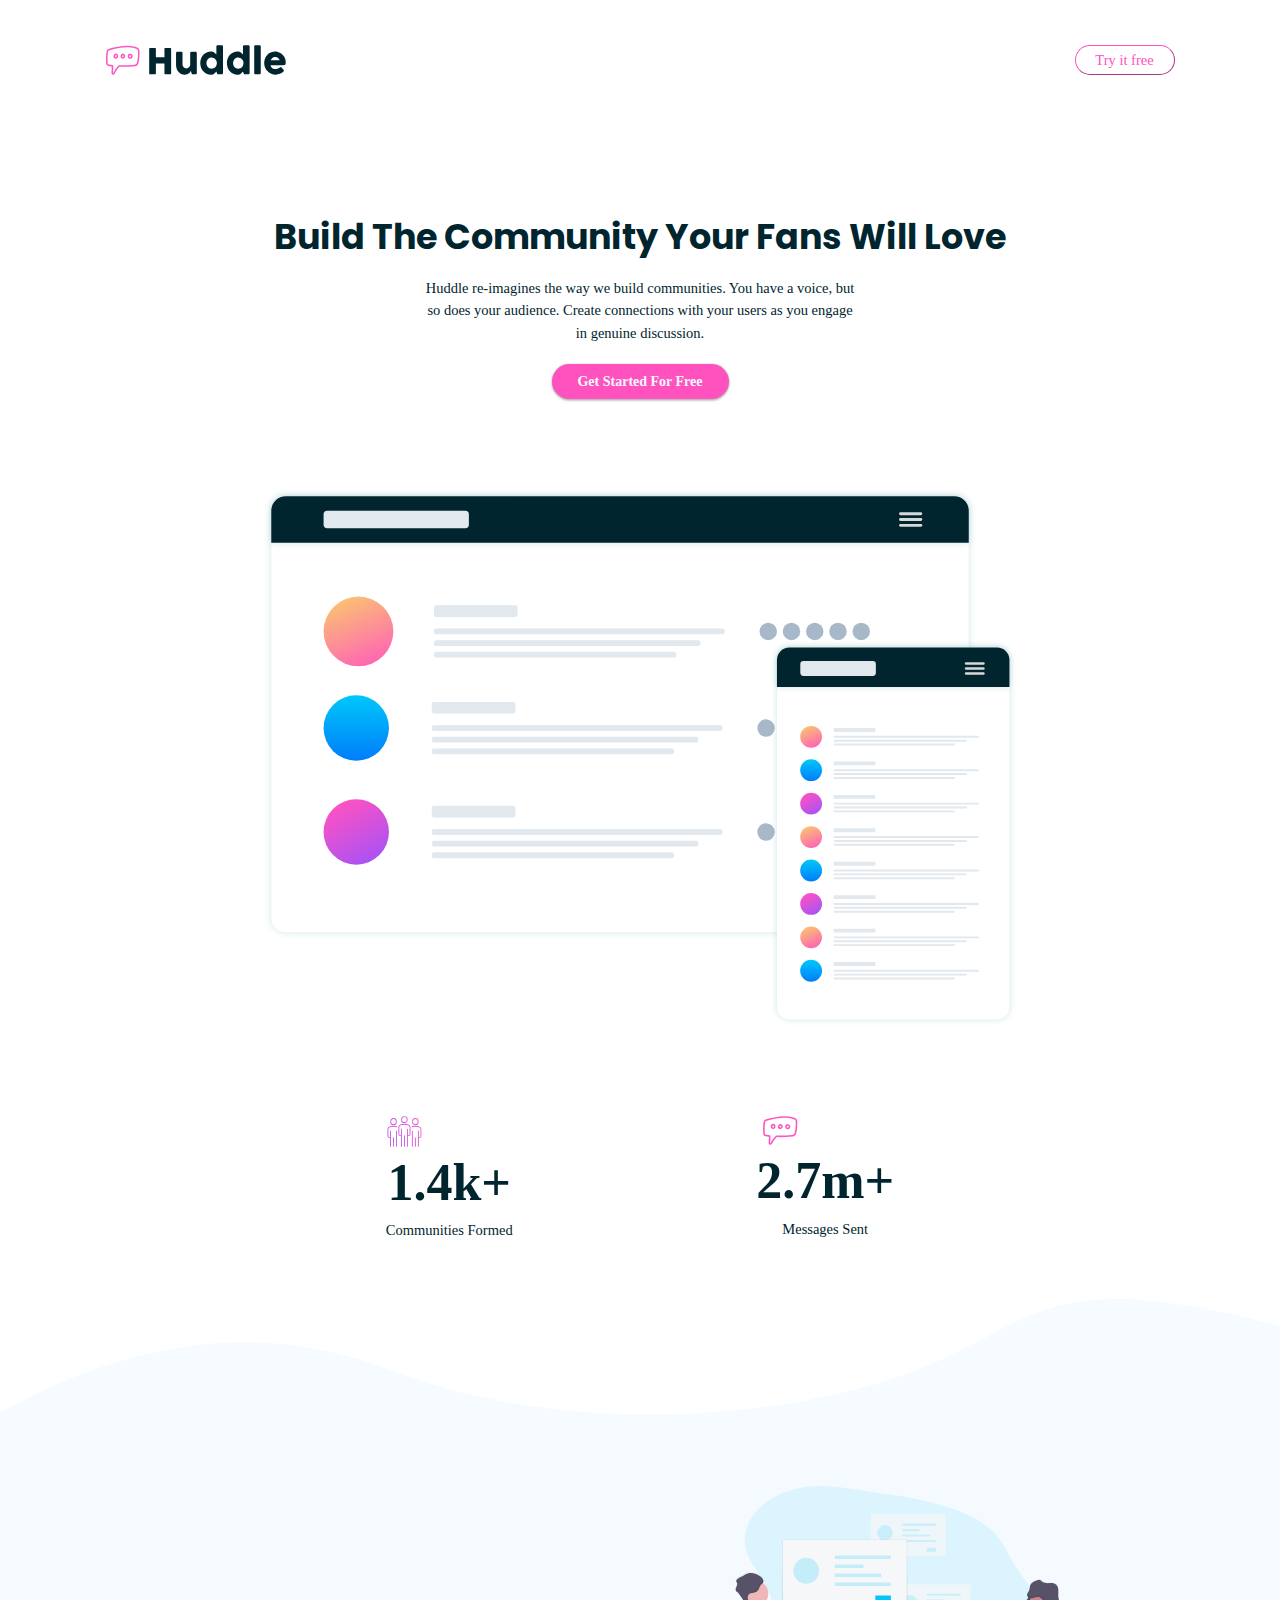
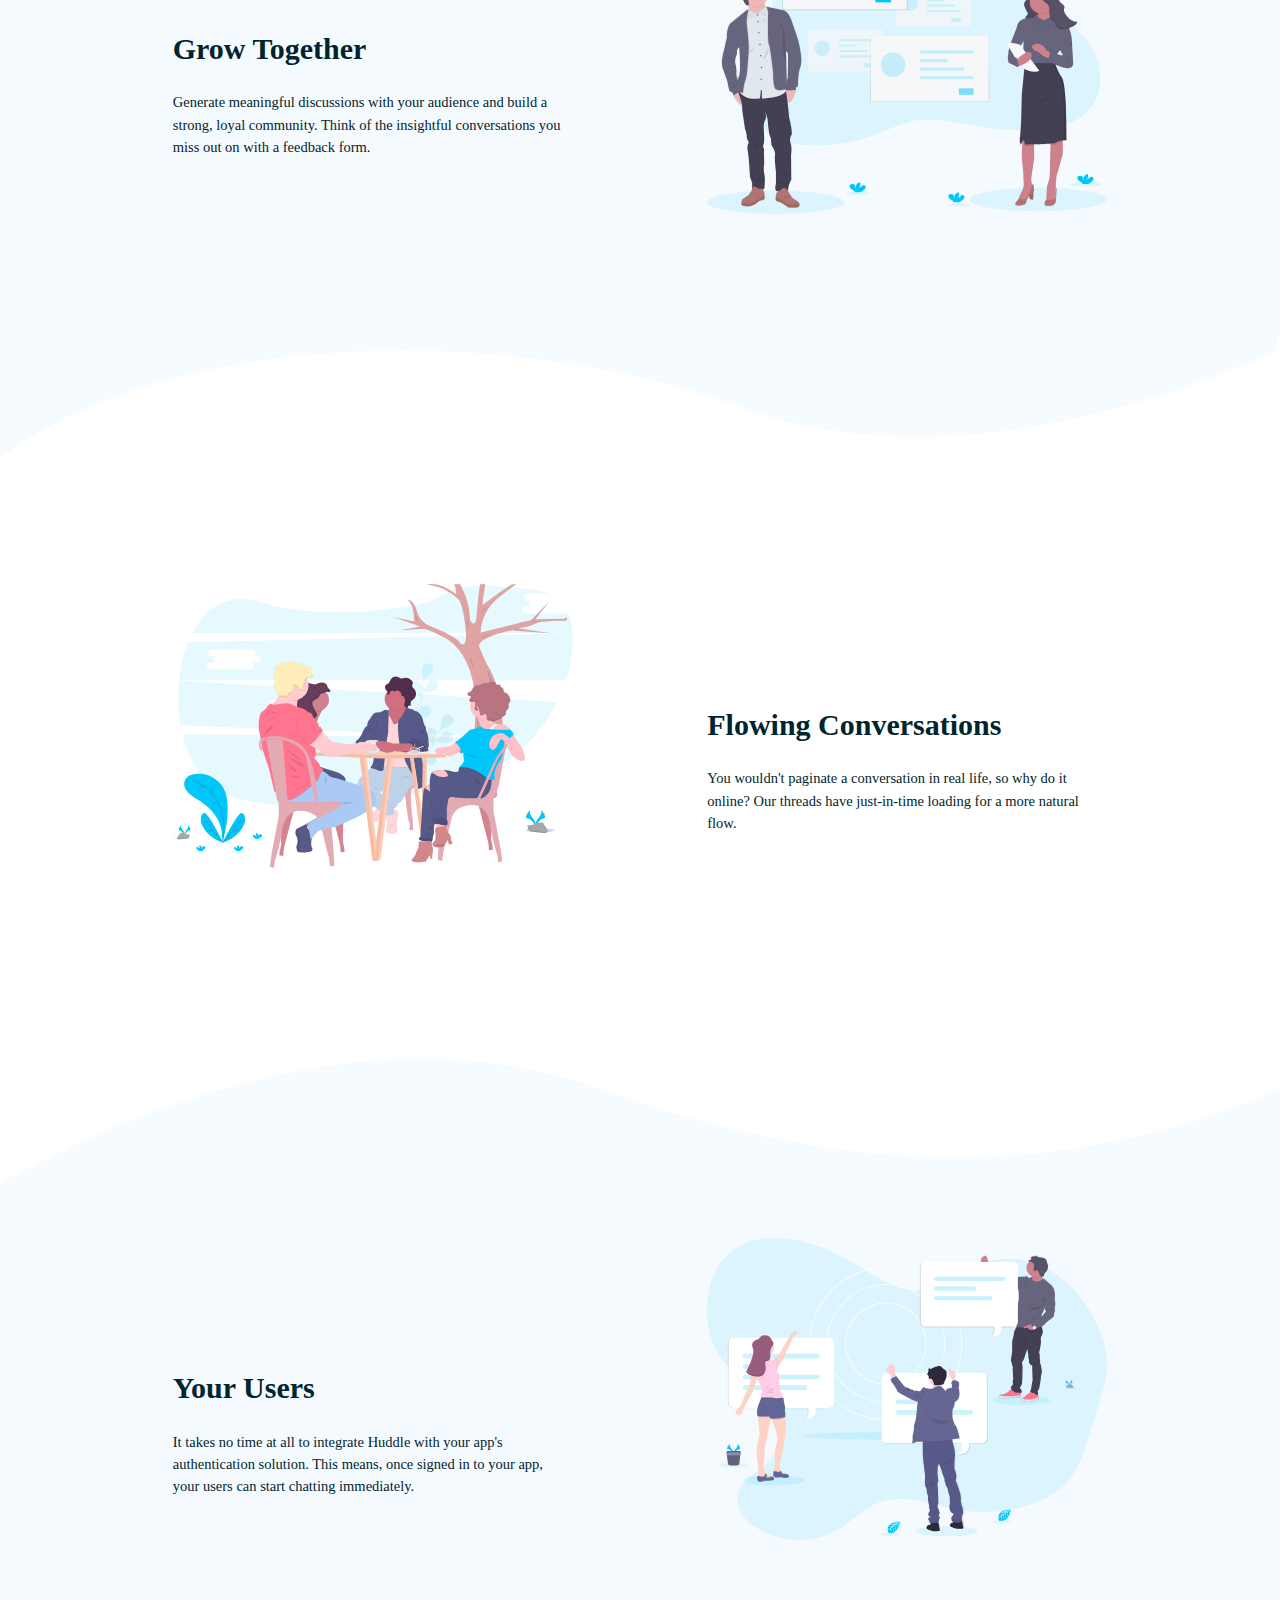
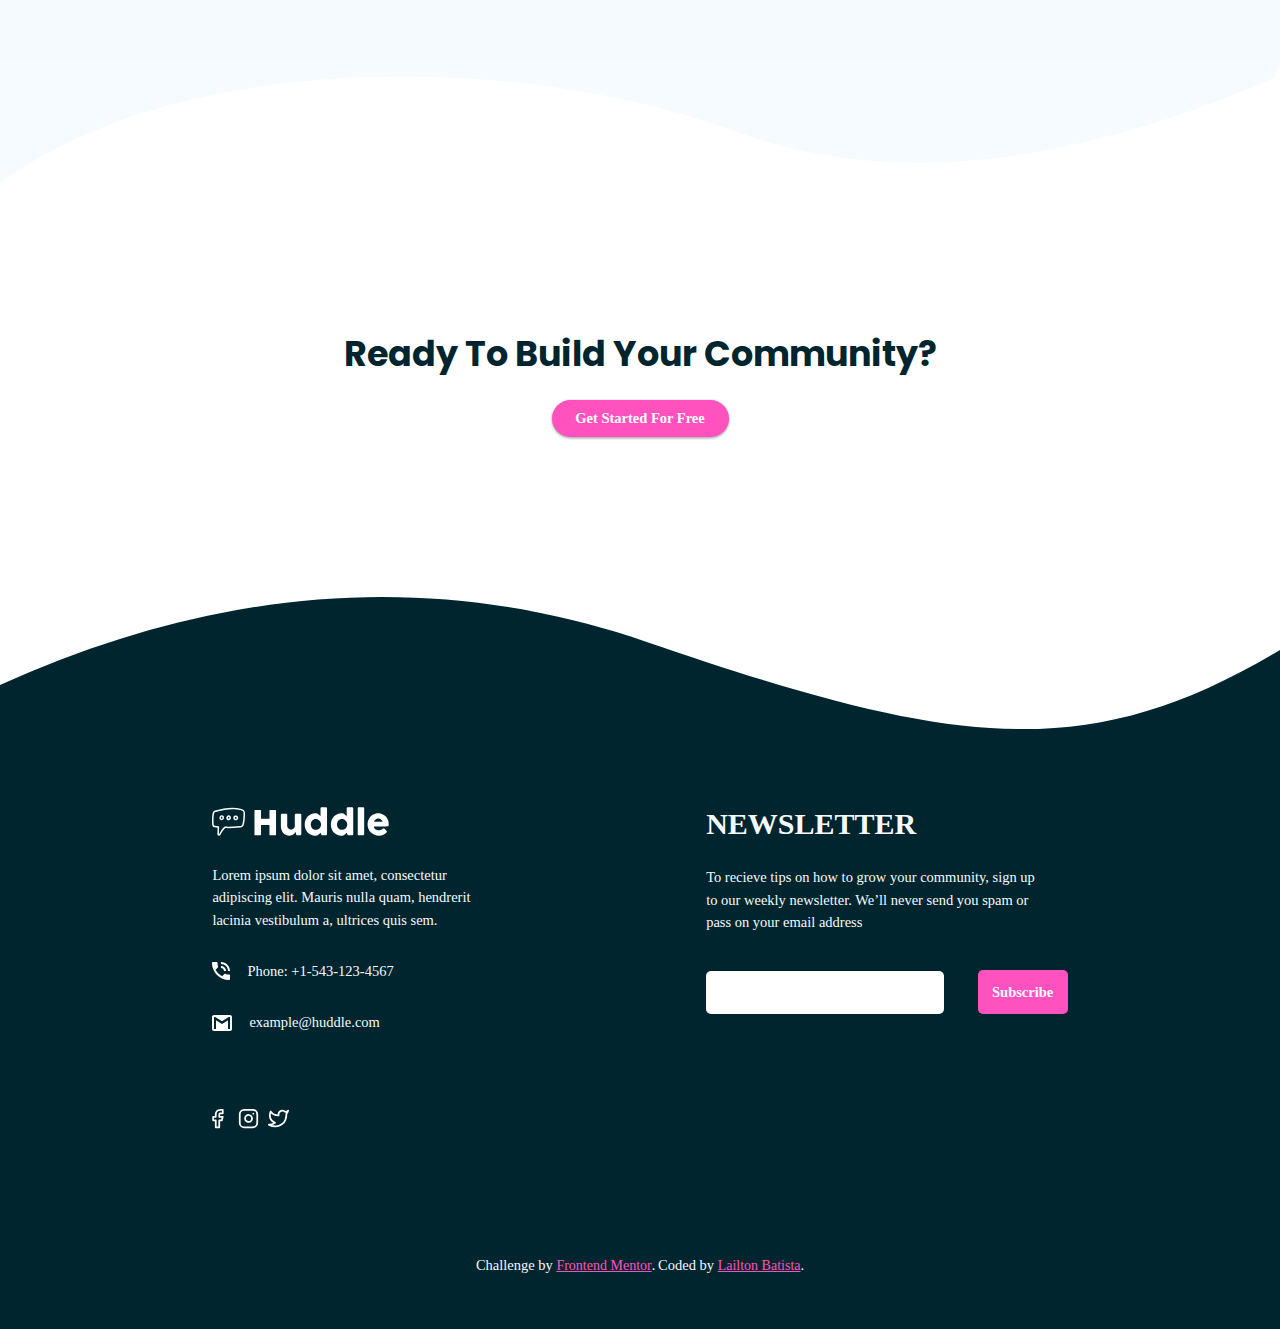
<file: huddle-landing-page/index.html>
<!DOCTYPE html>
<html lang="en">

<head>
  <meta charset="UTF-8">
  <meta name="viewport" content="width=device-width, initial-scale=1.0">

  <link rel="icon" type="image/png" sizes="32x32" href="./images/favicon-32x32.png">

  <title>Frontend Mentor | Huddle landing page with curved sections</title>

  <link href="https://fonts.googleapis.com/css2?family=Poppins:wght@700&display=swap" rel="stylesheet">
  <link rel="stylesheet" href="css/style.css">
</head>

<body>
  <header>
    <div class="container">
      <div class="logo">
        <img src="images/logo.svg" alt="Huddle" />
      </div>
      <button class="btn text">
        Try it free
      </button>
    </div>
  </header>

  <main class="introduction">
    <div class="container">
      <div class="introduction__text">
        <h1 class="title">Build The Community Your Fans Will Love</h1>
        <p class="text">Huddle re-imagines the way we build communities. You have a voice, but so does
          your audience. Create connections with your users as you engage in genuine discussion.</p>
        <button class="btn">Get Started For Free</button>
      </div>

      <div class="introduction__illustration illustration">
        <img src="images/screen-mockups.svg" alt="Screen Mockups" />
      </div>

      <div class="introduction__informations">
        <div class="introduction__informations__info">
          <img class="icon" src="images/icon-communities.svg" alt="Communities icon" />
          <p class="title number">1.4k+</p>
          <p class="text">Communities Formed</p>
        </div>
        <div class="introduction__informations__info">
          <img class="icon" src="images/icon-messages.svg" alt="Messages icon" />
          <p class="title number">2.7m+</p>
          <p class="text">Messages Sent</p>
        </div>
      </div>
    </div>
  </main>

  <section class="characteristics">
    <div class="characteristic">
      <div class="container">
        <div class="characteristic__text">
          <h2 class="title-2">Grow Together</h2>
          <p class="text">Generate meaningful discussions with your audience and build a strong, loyal community.
            Think of the insightful conversations you miss out on with a feedback form.</p>
        </div>
        <div class="characteristic_illustration illustration">
          <img src="images/illustration-grow-together.svg" alt="Grow together" />
        </div>
      </div>
    </div>

    <div class="characteristic">
      <div class="container">
        <div class="characteristic__text">
          <h2 class="title-2">Flowing Conversations</h2>
          <p class="text">You wouldn't paginate a conversation in real life, so why do it online? Our threads have
            just-in-time loading for a more natural flow.</p>
        </div>
        <div class="characteristic_illustration illustration">
          <img src="images/illustration-flowing-conversation.svg" alt="Flow Conversations" />
        </div>
      </div>
    </div>

    <div class="characteristic">
      <div class="container">
        <div class="characteristic__text">
          <h2 class="title-2">Your Users</h2>
          <p class="text">It takes no time at all to integrate Huddle with your app's authentication solution. This means,
            once signed in to your app, your users can start chatting immediately.</p>
        </div>
        <div class="characteristic_illustration illustration">
          <img src="images/illustration-your-users.svg" alt="Your Users" />
        </div>
      </div>
    </div>
  </section>

  <section class="call_to_action">
    <div class="container">
      <h2 class="title">Ready To Build Your Community?</h2>
      <button class="btn text">Get Started For Free</button>
    </div>
  </section>

  <footer class="footer">
    <div class="container">
      <div class="footer__newsletter">
        <h2 class="title-2">NEWSLETTER</h2>
        <p class="text">
          To recieve tips on how to grow your community, sign up to our weekly newsletter. We’ll never send you spam or pass on your email address
        </p>
        <input type="email" id="email" />
        <input class="btn text" type="submit" value="Subscribe" id="submit" />
      </div>
      <div class="footer__information">
        <div class="logo">
          <img src="images/white_logo.svg" alt="Huddle" />
        </div>
        <p class="text">
          Lorem ipsum dolor sit amet, consectetur adipiscing elit. Mauris nulla quam, hendrerit lacinia vestibulum a, ultrices quis sem.
        </p>
        <div class="phone">
          <img src="images/icon-phone.svg" alt="Phone" />
          <p class="text">Phone: +1-543-123-4567</p>
        </div>
        <div class="email">
          <img src="images/icon-email.svg" alt="Email" />
          <p class="text">example@huddle.com</p>
        </div>
        <div class="social_media">
          <svg xmlns="http://www.w3.org/2000/svg" width="24" height="24" viewBox="0 0 24 24" fill="none" stroke="#fff" stroke-width="2" stroke-linecap="round" stroke-linejoin="round" class="feather feather-facebook">
            <path d="M18 2h-3a5 5 0 0 0-5 5v3H7v4h3v8h4v-8h3l1-4h-4V7a1 1 0 0 1 1-1h3z"></path>
          </svg>
          <svg xmlns="http://www.w3.org/2000/svg" width="24" height="24" viewBox="0 0 24 24" fill="none" stroke="#fff" stroke-width="2" stroke-linecap="round" stroke-linejoin="round" class="feather feather-instagram">
            <rect x="2" y="2" width="20" height="20" rx="5" ry="5"></rect>
            <path d="M16 11.37A4 4 0 1 1 12.63 8 4 4 0 0 1 16 11.37z"></path>
            <line x1="17.5" y1="6.5" x2="17.51" y2="6.5"></line>
          </svg>
          <svg xmlns="http://www.w3.org/2000/svg" width="24" height="24" viewBox="0 0 24 24" fill="none" stroke="#fff" stroke-width="2" stroke-linecap="round" stroke-linejoin="round" class="feather feather-twitter">
            <path d="M23 3a10.9 10.9 0 0 1-3.14 1.53 4.48 4.48 0 0 0-7.86 3v1A10.66 10.66 0 0 1 3 4s-4 9 5 13a11.64 11.64 0 0 1-7 2c9 5 20 0 20-11.5a4.5 4.5 0 0 0-.08-.83A7.72 7.72 0 0 0 23 3z"></path>
          </svg>
        </div>
      </div>
  </footer>

  <footer>
    <p class="attribution">
      <span class="text">Challenge by <a href="https://www.frontendmentor.io?ref=challenge" target="_blank">Frontend Mentor</a>.</span>
      <span class="text">Coded by <a href="https://www.frontendmentor.io/profile/lailton-b">Lailton Batista</a>.</span>
    </p>
  </footer>
</body>

</html>
</file>
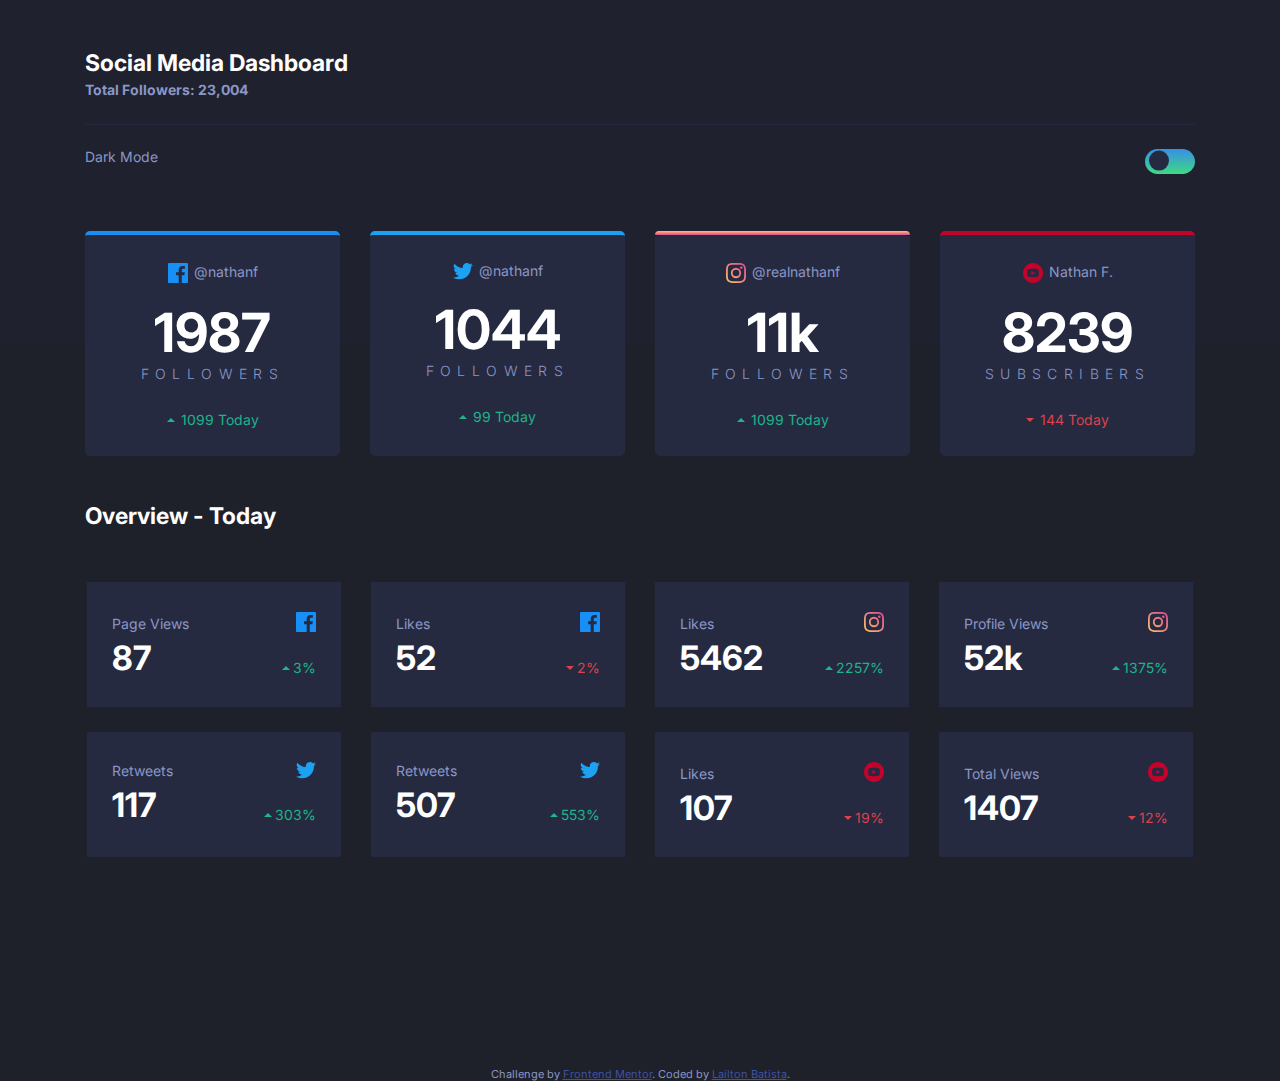
<file: social-media-dashboard/index.html>
<!DOCTYPE html>
<html lang="en">

<head>
  <meta charset="UTF-8">
  <meta name="viewport" content="width=device-width, initial-scale=1.0">

  <link rel="icon" type="image/png" sizes="32x32" href="./images/favicon-32x32.png">

  <title>Frontend Mentor | [Social Media Dashboard]</title>

  <link href="https://fonts.googleapis.com/css2?family=Inter:wght@300;400;600&display=swap" rel="stylesheet">
  <link rel="stylesheet" href="css/style.css">
</head>

<body class="bg-1 dark">
  <header class="bg-2">
    <div class="container">
      <h1 class="text-1">Social Media Dashboard</h1>
      <h2 class="text-2">Total Followers: 23,004</h2>
      <div class="toggle_wrapper bg-2">
        <input type="checkbox" id="toggle_wrapper__toggle" checked />
        <span class="text-2">Dark Mode</span>
        <label for="toggle_wrapper__toggle" class="toggle_wrapper__label_toggle"></label>
      </div>
    </div>
  </header>

  <section class="bg-1 all_time">
    <div class="container">
      <div class="card card_bg facebook">
        <div class="card_bg__social_media">
          <img class="icon" src="images/icon-facebook.svg" alt="Facebook" />
          <p class="text-2">@nathanf</p>
        </div>
        <p class="number-1">1987</p>
        <p class="text-2 follower">FOLLOWERS</p>
        <div class="result">
          <img class="icon" src="images/icon-up.svg" alt="+" />
          <p class="text-2 green-text">1099 Today</p>
        </div>
      </div>

      <div class="card card_bg twitter">
        <div class="card_bg__social_media">
          <img class="icon" src="images/icon-twitter.svg" alt="Twitter" />
          <p class="text-2">@nathanf</p>
        </div>
        <p class="number-1">1044</p>
        <p class="text-2 follower">FOLLOWERS</p>
        <div class="result">
          <img class="icon" src="images/icon-up.svg" alt="+" />
          <p class="text-2 green-text">99 Today</p>
        </div>
      </div>

      <div class="card card_bg instagram">
        <div class="card_bg__social_media">
          <img class="icon" src="images/icon-instagram.svg" alt="Instagram" />
          <p class="text-2">@realnathanf</p>
        </div>
        <p class="number-1">11k</p>
        <p class="text-2 follower">FOLLOWERS</p>
        <div class="result">
          <img class="icon" src="images/icon-up.svg" alt="+" />
          <p class="text-2 green-text">1099 Today</p>
        </div>
      </div>

      <div class="card card_bg youtube">
        <div class="card_bg__social_media">
          <img class="icon" src="images/icon-youtube.svg" alt="Youtube" />
          <p class="text-2">Nathan F.</p>
        </div>
        <p class="number-1">8239</p>
        <p class="text-2 follower">SUBSCRIBERS</p>
        <div class="result">
          <img class="icon" src="images/icon-down.svg" alt="-" />
          <p class="text-2 red-text">144 Today</p>
        </div>
      </div>
    </div>
  </section>

  <section class="today container">
    <h2 class="text-1">Overview - Today</h2>

    <div class="container">
      <div class="card small_card">
        <div class="overview">
          <p class="text-2">Page Views</p>
          <img src="images/icon-facebook.svg" alt="Facebook" />
        </div>
        <div class="numbers">
          <p class="number-2">87</p>
          <div class="result">
            <img class="icon" src="images/icon-up.svg" alt="+" />
            <p class="text-2 green-text">3%</p>
          </div>
        </div>
      </div>

      <div class="card small_card">
        <div class="overview">
          <p class="text-2">Likes</p>
          <img src="images/icon-facebook.svg" alt="Facebook" />
        </div>
        <div class="numbers">
          <p class="number-2">52</p>
          <div class="result">
            <img class="icon" src="images/icon-down.svg" alt="-" />
            <p class="text-2 red-text">2%</p>
          </div>
        </div>
      </div>

      <div class="card small_card">
        <div class="overview">
          <p class="text-2">Likes</p>
          <img src="images/icon-instagram.svg" alt="Instagram" />
        </div>
        <div class="numbers">
          <p class="number-2">5462</p>
          <div class="result">
            <img class="icon" src="images/icon-up.svg" alt="+" />
            <p class="text-2 green-text">2257%</p>
          </div>
        </div>
      </div>

      <div class="card small_card">
        <div class="overview">
          <p class="text-2">Profile Views</p>
          <img src="images/icon-instagram.svg" alt="Instagram" />
        </div>
        <div class="numbers">
          <p class="number-2">52k</p>
          <div class="result">
            <img class="icon" src="images/icon-up.svg" alt="+" />
            <p class="text-2 green-text">1375%</p>
          </div>
        </div>
      </div>

      <div class="card small_card">
        <div class="overview">
          <p class="text-2">Retweets</p>
          <img src="images/icon-twitter.svg" alt="Twitter" />
        </div>
        <div class="numbers">
          <p class="number-2">117</p>
          <div class="result">
            <img class="icon" src="images/icon-up.svg" alt="+" />
            <p class="text-2 green-text">303%</p>
          </div>
        </div>
      </div>

      <div class="card small_card">
        <div class="overview">
          <p class="text-2">Retweets</p>
          <img src="images/icon-twitter.svg" alt="Twitter" />
        </div>
        <div class="numbers">
          <p class="number-2">507</p>
          <div class="result">
            <img class="icon" src="images/icon-up.svg" alt="+" />
            <p class="text-2 green-text">553%</p>
          </div>
        </div>
      </div>

      <div class="card small_card">
        <div class="overview">
          <p class="text-2">Likes</p>
          <img src="images/icon-youtube.svg" alt="Youtube" />
        </div>
        <div class="numbers">
          <p class="number-2">107</p>
          <div class="result">
            <img class="icon" src="images/icon-down.svg" alt="-" />
            <p class="text-2 red-text">19%</p>
          </div>
        </div>
      </div>

      <div class="card small_card">
        <div class="overview">
          <p class="text-2">Total Views</p>
          <img src="images/icon-youtube.svg" alt="Youtube" />
        </div>
        <div class="numbers">
          <p class="number-2">1407</p>
          <div class="result">
            <img class="icon" src="images/icon-down.svg" alt="-" />
            <p class="text-2 red-text">12%</p>
          </div>
        </div>
      </div>
    </div>
  </section>

  <div class="attribution" style="margin-top: 70px;">
    <span>Challenge by <a href="https://www.frontendmentor.io?ref=challenge" target="_blank">Frontend Mentor</a>.</span>
    <span>Coded by <a href="https://www.frontendmentor.io/profile/lailton-b" target="_blank">Lailton Batista</a>.</span>
  </div>

  <script src="script/script.js"></script>
</body>

</html>
</file>
<file: bookmark-landing-page/css/style.css>
/*! normalize.css v8.0.1 | MIT License | github.com/necolas/normalize.css */
/* Document
   ========================================================================== */
/**
 * 1. Correct the line height in all browsers.
 * 2. Prevent adjustments of font size after orientation changes in iOS.
 */
html {
  line-height: 1.15;
  /* 1 */
  -webkit-text-size-adjust: 100%;
  /* 2 */
}

/* Sections
   ========================================================================== */
/**
 * Remove the margin in all browsers.
 */
body {
  margin: 0;
}

/**
 * Render the `main` element consistently in IE.
 */
main {
  display: block;
}

/**
 * Correct the font size and margin on `h1` elements within `section` and
 * `article` contexts in Chrome, Firefox, and Safari.
 */
h1 {
  font-size: 2em;
  margin: 0.67em 0;
}

/* Grouping content
   ========================================================================== */
/**
 * 1. Add the correct box sizing in Firefox.
 * 2. Show the overflow in Edge and IE.
 */
hr {
  box-sizing: content-box;
  /* 1 */
  height: 0;
  /* 1 */
  overflow: visible;
  /* 2 */
}

/**
 * 1. Correct the inheritance and scaling of font size in all browsers.
 * 2. Correct the odd `em` font sizing in all browsers.
 */
pre {
  font-family: monospace, monospace;
  /* 1 */
  font-size: 1em;
  /* 2 */
}

/* Text-level semantics
   ========================================================================== */
/**
 * Remove the gray background on active links in IE 10.
 */
a {
  background-color: transparent;
}

/**
 * 1. Remove the bottom border in Chrome 57-
 * 2. Add the correct text decoration in Chrome, Edge, IE, Opera, and Safari.
 */
abbr[title] {
  border-bottom: none;
  /* 1 */
  text-decoration: underline;
  /* 2 */
  -webkit-text-decoration: underline dotted;
          text-decoration: underline dotted;
  /* 2 */
}

/**
 * Add the correct font weight in Chrome, Edge, and Safari.
 */
b,
strong {
  font-weight: bolder;
}

/**
 * 1. Correct the inheritance and scaling of font size in all browsers.
 * 2. Correct the odd `em` font sizing in all browsers.
 */
code,
kbd,
samp {
  font-family: monospace, monospace;
  /* 1 */
  font-size: 1em;
  /* 2 */
}

/**
 * Add the correct font size in all browsers.
 */
small {
  font-size: 80%;
}

/**
 * Prevent `sub` and `sup` elements from affecting the line height in
 * all browsers.
 */
sub,
sup {
  font-size: 75%;
  line-height: 0;
  position: relative;
  vertical-align: baseline;
}

sub {
  bottom: -0.25em;
}

sup {
  top: -0.5em;
}

/* Embedded content
   ========================================================================== */
/**
 * Remove the border on images inside links in IE 10.
 */
img {
  border-style: none;
}

/* Forms
   ========================================================================== */
/**
 * 1. Change the font styles in all browsers.
 * 2. Remove the margin in Firefox and Safari.
 */
button,
input,
optgroup,
select,
textarea {
  font-family: inherit;
  /* 1 */
  font-size: 100%;
  /* 1 */
  line-height: 1.15;
  /* 1 */
  margin: 0;
  /* 2 */
}

/**
 * Show the overflow in IE.
 * 1. Show the overflow in Edge.
 */
button,
input {
  /* 1 */
  overflow: visible;
}

/**
 * Remove the inheritance of text transform in Edge, Firefox, and IE.
 * 1. Remove the inheritance of text transform in Firefox.
 */
button,
select {
  /* 1 */
  text-transform: none;
}

/**
 * Correct the inability to style clickable types in iOS and Safari.
 */
button,
[type=button],
[type=reset],
[type=submit] {
  -webkit-appearance: button;
}

/**
 * Remove the inner border and padding in Firefox.
 */
button::-moz-focus-inner,
[type=button]::-moz-focus-inner,
[type=reset]::-moz-focus-inner,
[type=submit]::-moz-focus-inner {
  border-style: none;
  padding: 0;
}

/**
 * Restore the focus styles unset by the previous rule.
 */
button:-moz-focusring,
[type=button]:-moz-focusring,
[type=reset]:-moz-focusring,
[type=submit]:-moz-focusring {
  outline: 1px dotted ButtonText;
}

/**
 * Correct the padding in Firefox.
 */
fieldset {
  padding: 0.35em 0.75em 0.625em;
}

/**
 * 1. Correct the text wrapping in Edge and IE.
 * 2. Correct the color inheritance from `fieldset` elements in IE.
 * 3. Remove the padding so developers are not caught out when they zero out
 *    `fieldset` elements in all browsers.
 */
legend {
  box-sizing: border-box;
  /* 1 */
  color: inherit;
  /* 2 */
  display: table;
  /* 1 */
  max-width: 100%;
  /* 1 */
  padding: 0;
  /* 3 */
  white-space: normal;
  /* 1 */
}

/**
 * Add the correct vertical alignment in Chrome, Firefox, and Opera.
 */
progress {
  vertical-align: baseline;
}

/**
 * Remove the default vertical scrollbar in IE 10+.
 */
textarea {
  overflow: auto;
}

/**
 * 1. Add the correct box sizing in IE 10.
 * 2. Remove the padding in IE 10.
 */
[type=checkbox],
[type=radio] {
  box-sizing: border-box;
  /* 1 */
  padding: 0;
  /* 2 */
}

/**
 * Correct the cursor style of increment and decrement buttons in Chrome.
 */
[type=number]::-webkit-inner-spin-button,
[type=number]::-webkit-outer-spin-button {
  height: auto;
}

/**
 * 1. Correct the odd appearance in Chrome and Safari.
 * 2. Correct the outline style in Safari.
 */
[type=search] {
  -webkit-appearance: textfield;
  /* 1 */
  outline-offset: -2px;
  /* 2 */
}

/**
 * Remove the inner padding in Chrome and Safari on macOS.
 */
[type=search]::-webkit-search-decoration {
  -webkit-appearance: none;
}

/**
 * 1. Correct the inability to style clickable types in iOS and Safari.
 * 2. Change font properties to `inherit` in Safari.
 */
::-webkit-file-upload-button {
  -webkit-appearance: button;
  /* 1 */
  font: inherit;
  /* 2 */
}

/* Interactive
   ========================================================================== */
/*
 * Add the correct display in Edge, IE 10+, and Firefox.
 */
details {
  display: block;
}

/*
 * Add the correct display in all browsers.
 */
summary {
  display: list-item;
}

/* Misc
   ========================================================================== */
/**
 * Add the correct display in IE 10+.
 */
template {
  display: none;
}

/**
 * Add the correct display in IE 10.
 */
[hidden] {
  display: none;
}

.btn:focus {
  outline-color: #fa5757;
}

.blue_btn {
  background-color: #5368df;
  color: #fff;
}

.white_btn {
  background-color: #f7f7f7;
  color: #252b46;
}

.orange_btn {
  background-color: #fa5757;
  color: #fff;
}
.orange_btn:hover {
  color: #fa5757;
  background-color: #fff;
  border: 2px solid #fa5757;
  transition: color 0.6s;
}

.blue_btn:hover {
  border: 2px solid #5368df !important;
  color: #5368df;
  background-color: transparent;
  transition: 0.6s ease-in-out;
}

.white_btn:hover {
  border: 2px solid #9194a1 !important;
  color: #9194a1;
  background-color: transparent;
  transition: 0.6s ease-in-out;
}

input:focus {
  outline-color: #5368df;
}

.title_1_blue,
.title_2_blue,
.title_3_blue,
.menu_li {
  color: #252b46;
}

.title_2_white {
  color: #fff;
}

.text.white {
  color: #fff;
}

.title_3_gray {
  color: #9194a1;
}

.menu_li:hover,
.title_3_gray:hover {
  color: #fa5757;
  transition: 0.6s;
}

.text {
  color: #9194a1;
}

.menu_li {
  font-size: 0.875rem;
}

.title_1_blue {
  font-size: 1.5rem;
}

.title_2_blue,
.title_2_white {
  font-size: 1.25rem;
}

.title_3_blue {
  font-size: 1rem;
  font-weight: 400;
}

.text {
  font-size: 0.75rem;
}

.btn,
.menu_li,
li .text {
  font-size: 0.8125rem;
}

.menu_li,
li .text {
  letter-spacing: 0.1rem;
}

.text {
  line-height: 1.2rem;
}

@media screen and (min-width: 359px) {
  .title_1_blue {
    font-size: 1.8rem;
  }

  .title_2_blue,
.title_2_white {
    font-size: 1.5rem;
  }

  .title_3_blue {
    font-size: 1.25rem;
  }

  .text {
    font-size: 1rem;
  }

  .text {
    line-height: 1.7rem;
  }
}
@media screen and (min-width: 550px) {
  .title_1_blue {
    font-size: 2.96875rem;
  }

  .title_2_blue,
.title_2_white {
    font-size: 1.8rem;
  }

  .text {
    font-size: 1.125rem;
  }
}
:root {
  font-size: 16px;
}

* {
  font-family: Rubik;
}

a {
  text-decoration: none;
}
a:focus {
  outline: none;
  border-bottom: 2px solid #252b46;
}
a.btn:focus {
  border: 2px solid #5368df;
}

h1,
h2,
h3 {
  font-weight: 500;
}

ul {
  list-style: none;
  padding: 0;
}

.container {
  box-sizing: border-box;
  padding: 0 15px;
  max-width: 1920px;
  margin: 0 auto;
}

.btn {
  box-sizing: border-box;
  border-radius: 5px;
  box-shadow: 0 0 2px 0 rgba(0, 0, 0, 0.14), 0 2px 2px 0 rgba(0, 0, 0, 0.12), 0 1px 3px 0 rgba(0, 0, 0, 0.2);
  cursor: pointer;
  text-align: center;
}

.blue_btn,
.white_btn {
  border: 2px solid transparent;
  padding: 17px 14px;
  font-weight: 500;
  transition: 0.6s ease-in-out;
}

.illustration img {
  display: block;
  width: 100%;
}

@media screen and (min-width: 767px) {
  .container {
    padding: 0 30px;
  }

  .blue_btn,
.white_btn {
    padding: 17px 24px;
  }
}
@media screen and (min-width: 1100px) {
  .container {
    padding: 0 90px;
  }
}
@media screen and (min-width: 1400px) {
  .container {
    padding: 0 170px;
  }
}
@media screen and (min-width: 1550px) {
  .container {
    padding: 0 350px;
  }
}
@media screen and (min-width: 1700px) {
  .container {
    padding: 0 450px;
  }
}
@media screen and (min-width: 1919px) {
  .container {
    padding: 0 500px;
  }
}
header {
  padding: 33px 0;
  transition: background-color 0.6s;
}
header .container {
  display: flex;
  justify-content: space-between;
  align-items: center;
  position: relative;
}
header .menu__ul {
  display: flex;
  width: 100%;
  height: 0vh;
  opacity: 0;
  overflow: hidden;
  flex-direction: column;
  align-items: center;
  position: absolute;
  left: 0;
  transition: height 0.6s ease-in-out, opacity 0.6s ease-in-out;
}
header .menu_li,
header .orange_btn {
  display: flex;
  align-items: center;
  justify-content: center;
  height: 40px;
  letter-spacing: 0.1rem;
  transition: color 0.6s;
}
header .menu_li {
  width: 90px;
}
header .orange_btn {
  width: 111px;
  border-radius: 5px;
  margin-top: 20px;
}
header .menu__hamburger {
  padding: 10px 0px 10px 20px;
  background-color: transparent;
  border: none;
  outline: none;
  cursor: pointer;
}
header .menu__hamburger__close,
header .menu__social {
  display: none;
}
header .menu__social {
  position: absolute;
  bottom: 200px;
}

@media screen and (max-width: 767px) {
  body.open {
    overflow: hidden;
  }

  header {
    transition: 0.6s 0.2s;
  }

  .open header {
    background-color: rgba(37, 43, 70, 0.95);
    transition: 0.6s;
  }
  .open header .logo svg .logo__name path {
    fill: #fff;
  }
  .open header .logo svg .logo__icon circle {
    fill: #fff;
  }
  .open header .logo svg .logo__icon path {
    fill: rgba(37, 43, 70, 0.95);
  }
  .open header .menu__hamburger__close,
.open header .menu__social {
    display: block;
  }
  .open header .menu__hamburger__open {
    display: none;
  }
  .open header .menu__social img:first-child {
    margin-right: 40px;
  }

  header .menu__ul {
    height: 0vh;
    justify-content: flex-start;
    margin-top: 33px;
    padding-top: 30px;
    opacity: 1;
    transition: 0.6s ease-in-out;
  }
  header .menu__ul .li_wrapper li {
    border-bottom: none;
    width: 308px;
    padding: 10px 0;
  }
  header .menu__ul .li_wrapper li:first-child {
    border-top: none;
  }
  header .menu__ul .li_wrapper .menu_li {
    color: #fff;
    font-size: 20px;
    width: auto;
  }
  header .menu__ul .btn {
    width: 308px;
    background-color: transparent;
    border: 2px solid #fff;
    font-size: 20px;
    height: 48px;
  }

  header .open.menu__ul {
    height: 100vh;
    background-color: rgba(37, 43, 70, 0.95);
    justify-content: flex-start;
    margin-top: 33px;
    opacity: 1;
    transition: 0.6s ease-in-out 0.2s;
  }
  header .open.menu__ul .li_wrapper li {
    border-bottom: 1px solid #444b68;
    transition: 0.2s 0.7s;
  }
  header .open.menu__ul .li_wrapper li:first-child {
    border-top: 1px solid #444b68;
    transition: 0.2s 0.7s;
  }
}
@media screen and (min-width: 767px) {
  header .menu__hamburger {
    display: none;
  }
  header .menu__ul {
    width: auto;
    height: auto;
    display: flex;
    position: initial;
    flex-direction: row;
    align-items: initial;
    background-color: transparent;
    opacity: 1;
  }
  header .menu__ul .li_wrapper {
    display: flex;
  }
  header .menu__ul .li_wrapper,
header .menu__ul li {
    transform: scale(1) !important;
  }
  header .menu__ul.open {
    height: auto;
  }
  header li + li {
    margin-left: 10px;
  }
  header .orange_btn {
    margin-left: 20px;
    margin-top: 0;
  }
}
.introduction {
  padding: 36px 0;
}
.introduction .container {
  padding-right: 0px;
}
.introduction .introduction__illustration {
  max-width: 668px;
  margin: 0 0 20px auto;
}
.introduction .introduction__text {
  max-width: 480px;
  margin: 0 auto;
  text-align: center;
  display: flex;
  flex-direction: column;
  align-items: center;
}
.introduction .introduction__text .title_1_blue {
  max-width: 300px;
}
.introduction .introduction__text .text {
  max-width: 225px;
}
.introduction .introduction__text .introduction__text__buttons {
  display: flex;
  margin-top: 18px;
}
.introduction .introduction__text .blue_btn {
  margin-right: 10px;
}

@media screen and (min-width: 359px) {
  .introduction .introduction__text .text {
    max-width: 310px;
  }
}
@media screen and (min-width: 550px) {
  .introduction .introduction__text .text,
.introduction .introduction__text .title_1_blue {
    max-width: 470px;
  }
}
@media screen and (min-width: 767px) {
  .introduction .introduction__text {
    max-width: 480px;
    align-items: initial;
  }
  .introduction .introduction__text .title_1_blue,
.introduction .introduction__text .text,
.introduction .introduction__text .introduction__text__buttons {
    max-width: 480px;
  }
  .introduction .introduction__text .introduction__text__buttons {
    display: flex;
    justify-content: center;
  }
  .introduction .introduction__text .introduction__text__buttons .btn {
    width: 165px;
  }

  .introduction .introduction__illustration {
    max-width: 668px;
  }
}
@media screen and (max-width: 1199px) {
  .introduction .container {
    padding: 0;
  }
}
@media screen and (min-width: 1200px) {
  .introduction .container {
    display: flex;
    flex-direction: row-reverse;
    justify-content: space-between;
    position: relative;
  }

  .introduction .introduction__illustration {
    margin: 0 0 0 auto;
  }

  .introduction .introduction__text {
    text-align: left;
    margin: 0;
    align-items: initial;
  }
  .introduction .introduction__text .title_1_blue {
    margin-top: 60px;
  }
  .introduction .introduction__text .text {
    margin-top: 0;
  }
  .introduction .introduction__text .introduction__text__buttons {
    justify-content: flex-start;
  }
  .introduction .introduction__text .blue_btn {
    margin-right: 16px;
  }
}
.features {
  padding: 67px 0;
}
.features .container {
  padding-left: 0;
}
.features .features__text {
  text-align: center;
  margin: 0 auto;
  max-width: 250px;
  padding-left: 15px;
}
.features .features__nav {
  padding-left: 15px;
  margin: 35px 0 60px;
}
.features .features__nav .title_3_gray {
  text-align: center;
  padding: 17px;
  position: relative;
  max-width: 767px;
  cursor: pointer;
}
.features .features__nav .active.title_3_gray {
  color: #252b46;
}
.features .features__nav .active.title_3_gray:after {
  content: "";
  display: block;
  position: absolute;
  width: 125px;
  height: 4px;
  background-color: #fa5757;
  bottom: 0px;
  left: 50%;
  transform: translateX(-50%);
  background-color: #fa5757;
}
.features .features__nav .title_3_gray:first-child,
.features .features__nav .title_3_gray:last-child {
  border: 1px solid #e3e4e8;
  border-left: 0;
  border-right: 0;
}
.features .features__feature {
  flex-direction: column;
  opacity: 1;
  animation: featureOff forwards;
}
.features .active.features__feature {
  opacity: 0;
  animation: featureOn forwards;
}
@keyframes featureOn {
  from {
    opacity: 0;
  }
  to {
    opacity: 1;
  }
}
@keyframes featureOff {
  from {
    opacity: 1;
  }
  to {
    opacity: 0;
  }
}
.features .features_illustration {
  max-width: 668px;
}
.features .features__feature__text {
  text-align: center;
  max-width: 250px;
  margin: 39px auto 0;
  padding-left: 15px;
}
.features .features__feature__text .blue_btn {
  display: none;
  width: 134px;
  height: 49px;
}
.features .features__feature__text .text {
  margin-bottom: 30px;
}

@media screen and (min-width: 359px) {
  .features .features__text,
.features .features__feature__text {
    max-width: 325px;
  }
}
@media screen and (min-width: 550px) {
  .features .features__text,
.features .features__feature__text {
    max-width: 490px;
  }
  .features .features__text .features__feature,
.features .features__feature__text .features__feature {
    height: 703px;
  }
}
@media screen and (min-width: 767px) {
  .features .features__text,
.features .features__nav,
.features .features__feature__text {
    padding-left: 30px;
  }
  .features .features__feature {
    height: 703px;
  }
  .features .title_3_gray {
    flex: 1;
  }
  .features .features__nav .active.title_3_gray:after {
    width: 100%;
  }

  .features .features__nav ul {
    display: flex;
    border-bottom: 1px solid #e3e4e8;
    justify-content: space-around;
    max-width: 767px;
    margin: 0 auto;
  }
  .features .features__nav .title_3_gray:last-child,
.features .features__nav .title_3_gray:first-child {
    border: 0;
  }
}
@media screen and (min-width: 1100px) {
  .features .features__text,
.features .features__nav,
.features .features__feature__text {
    padding-left: 90px;
  }
}
@media screen and (min-width: 1200px) {
  .features {
    padding: 30px 0;
  }
  .features .features__text {
    max-width: 530px;
  }
  .features .features__feature {
    justify-content: space-between;
    flex-direction: row;
    height: 445px;
  }
  .features .active.features__feature {
    display: flex;
  }
  .features .features__feature__text {
    margin: 39px 0 0;
    padding-left: 30px;
    text-align: left;
  }
  .features .features__feature__text .blue_btn {
    display: flex;
    align-items: center;
    justify-content: center;
  }
  .features .features__feature__text .text {
    max-width: 435px;
  }
}
@media screen and (min-width: 1400px) {
  .features .features__text,
.features .features__nav {
    padding-left: 170px;
  }
}
@media screen and (min-width: 1550px) {
  .features .features__text,
.features .features__nav {
    padding-left: 350px;
  }
}
@media screen and (min-width: 1700px) {
  .features .features__text,
.features .features__nav {
    padding-left: 450px;
  }
}
@media screen and (min-width: 1919px) {
  .features .features__text,
.features .features__nav {
    padding-left: 500px;
  }
}
.extension {
  padding-bottom: 118px;
}
.extension .extension__text {
  text-align: center;
  max-width: 250px;
  margin: 0 auto;
}
.extension .extension__browsers {
  display: flex;
  flex-direction: column;
  align-items: center;
}
.extension .extension__browsers__browser {
  margin-top: 40px;
  text-align: center;
  width: 228px;
  padding: 40px 0 20px;
  border-radius: 10px;
  box-shadow: 0 4px 8px 2px #edeef6, 0 4px 8px 2px #edf0f9, 0 4px 8px 2px #ebedf9;
}
.extension .extension__browsers__browser .title_2_blue {
  margin-bottom: 15px;
}
.extension .extension__browsers__browser .text {
  margin: 0 0 30px;
}
.extension .extension__browsers__browser .browser__button {
  padding-top: 23px;
  background-image: url("../images/bg-dots.svg");
  background-repeat: no-repeat;
}
.extension .extension__browsers__browser .btn {
  width: 188px;
  height: 39px;
  padding: 10px 14px;
}

@media screen and (min-width: 359px) {
  .extension .extension__text {
    max-width: 325px;
  }

  .extension .extension__browsers__browser {
    width: 280px;
  }
  .extension .extension__browsers__browser .btn {
    width: 238px;
    height: 48px;
    padding: 10px 14px;
  }
}
@media screen and (min-width: 767px) {
  .extension .extension__text {
    max-width: 520px;
  }
}
@media screen and (min-width: 1200px) {
  .extension .extension__browsers {
    margin-top: 60px;
    flex-direction: row;
    max-width: 912px;
    height: 430px;
    justify-content: space-between;
    margin: 60px auto 0;
  }
  .extension .extension__browsers .extension__browsers__browser {
    margin-top: 0;
  }
  .extension .extension__browsers .extension__browsers__browser:first-child {
    align-self: flex-start;
  }
  .extension .extension__browsers .extension__browsers__browser:last-child {
    align-self: flex-end;
  }
}
.faq {
  padding-bottom: 149px;
}
.faq .faq__text {
  text-align: center;
  max-width: 250px;
  margin: 0 auto 52px;
}
.faq .faq__questions {
  max-width: 537px;
  margin: 0 auto;
}
.faq .faq__question {
  max-height: 75px;
  transition: 0.5s ease;
  overflow: hidden;
}
.faq .faq__question .faq__question__title {
  display: flex;
  justify-content: space-between;
  align-items: center;
  padding: 23px 5px;
  border-bottom: 1px solid #e5e5e5;
  cursor: pointer;
}
.faq .faq__question .faq__question__title:hover > .title_3_blue {
  color: #fa5757;
  transition: 0.6s;
}
.faq .faq__question:first-child .faq__question__title {
  border: 1px solid #e5e5e5;
  border-left: none;
  border-right: none;
}
.faq .faq__question .faq__question__title .title_3_blue {
  margin: 0;
  transition: 0.6s ease-in-out;
}
.faq .faq__question .faq__question__title .title_3_blue:hover {
  color: #fa5757;
  transition: 0.6s ease-in-out;
}
.faq .faq__question .faq__question__answer {
  opacity: 0;
  transition: 0.5s ease-in-out;
  padding: 0 5px;
}
.faq .faq__question .faq__question__title svg {
  transform: rotate(0deg);
}
.faq .faq__question .faq__question__title svg,
.faq .faq__question .faq__question__title svg path {
  transition: 0.5s ease-in-out;
}
.faq .faq__question.active {
  max-height: 500px;
  transition: 0.5s ease-in-out;
}
.faq .faq__question.active .faq__question__title {
  border-bottom: #fff;
}
.faq .faq__question.active > .faq__question__title svg {
  transform: rotate(180deg);
}
.faq .faq__question.active > .faq__question__title svg path {
  stroke: #fa5757;
}
.faq .faq__question.active > .faq__question__answer {
  margin-top: 29px;
  opacity: 1;
  transition: 0.5s ease-in-out;
}
.faq .btn {
  display: block;
  margin: 50px auto 0;
}

@media screen and (max-width: 326px) {
  .faq__question:nth-child(2) {
    max-height: 83px;
  }
}
@media screen and (min-width: 359px) {
  .faq .faq__text {
    max-width: 325px;
  }
  .faq .faq__questions {
    max-width: 345px;
  }
}
@media screen and (max-width: 359px) {
  .faq__question:last-child {
    max-height: 83px;
  }
}
@media screen and (max-width: 766px) and (min-width: 359px) {
  .faq__question:nth-child(2),
.faq__question:last-child {
    max-height: 95px;
  }
}
@media screen and (max-width: 766px) {
  .faq .faq__question:first-child .faq__question__title {
    border-top: none;
  }
}
@media screen and (min-width: 767px) {
  .faq .faq__text {
    max-width: 520px;
  }
  .faq .faq__questions {
    max-width: 540px;
  }
}
.newsletter {
  background-color: #5368df;
  padding: 73px 0;
}
.newsletter .title_2_white {
  margin-bottom: 40px;
}
.newsletter .text {
  letter-spacing: 0.2rem;
}
.newsletter .newsletter__form {
  display: flex;
  justify-content: space-between;
  flex-wrap: wrap;
}
.newsletter .newsletter__text,
.newsletter .newsletter__form {
  text-align: center;
  max-width: 250px;
  margin: 0 auto;
}
.newsletter .newsletter__form .email_wrapper {
  position: relative;
  width: 250px;
  margin: 0 auto;
}
.newsletter .newsletter__form .email_wrapper .ok {
  width: 28px;
  height: 28px;
}
.newsletter .newsletter__form .email_wrapper .error,
.newsletter .newsletter__form .email_wrapper .ok {
  position: absolute;
  right: 15px;
  top: 34%;
  transform: translateY(-50%);
  opacity: 0;
  pointer-events: none;
  transition: opacity 0.3s;
}
.newsletter .newsletter__form .email_wrapper:after {
  content: "";
  box-sizing: border-box;
  position: relative;
  top: -2px;
  display: flex;
  align-items: center;
  width: 100%;
  height: 25px;
  overflow: hidden;
  padding-left: 10px;
  border-bottom-left-radius: 5px;
  border-bottom-right-radius: 5px;
  color: #fff;
  font-style: italic;
  opacity: 0;
  transition: 0.6s;
}
.newsletter .newsletter__form .email,
.newsletter .newsletter__form .btn {
  box-sizing: border-box;
  padding: 0 20px;
  width: 250px;
  height: 42px;
  border-radius: 5px;
  border: 2px solid transparent;
}
.newsletter .newsletter__form .btn {
  transition: 0.6s;
}
.newsletter .newsletter__form .valid ~ .submit_email {
  margin-top: 13px;
}
.newsletter .newsletter__form .valid:after {
  content: "Thanks for signing up!";
  opacity: 1;
  background-color: #67c6d8;
  transition: 0.6s;
}
.newsletter .newsletter__form .valid .email {
  border: 2px solid #67c6d8;
  padding: 0 48px 0 20px;
}
.newsletter .newsletter__form .valid .ok {
  opacity: 1;
  transition: opacity 0.6s;
}
.newsletter .newsletter__form .invalid {
  animation: shake 0.6s ease-in forwards;
}
.newsletter .newsletter__form .invalid ~ .submit_email {
  margin-top: 13px;
}
.newsletter .newsletter__form .invalid:after {
  content: "Whoops, make sure it's an email";
  opacity: 1;
  background-color: #fa5757;
  transition: 0.6s;
}
.newsletter .newsletter__form .invalid .email {
  border: 2px solid #fa5757;
  padding: 0 48px 0 20px;
}
.newsletter .newsletter__form .invalid .error {
  opacity: 1;
  transition: opacity 0.6s;
}
@keyframes shake {
  0%, 10%, 20%, 30%, 40%, 50%, 60%, 70%, 80%, 90%, 100% {
    transform: translateY(0px);
  }
  5%, 35%, 65%, 95% {
    transform: translateY(5px);
  }
  15%, 45%, 75% {
    transform: translateX(5px);
  }
  25%, 55%, 85% {
    transform: translateX(-5px);
  }
}
.newsletter .newsletter__form .btn {
  margin: 0px auto 0;
}
.newsletter .newsletter__form .btn:hover {
  border: 2px solid #fa5757;
}

@media screen and (min-width: 359px) {
  .newsletter .newsletter__text,
.newsletter .newsletter__form {
    max-width: 325px;
  }

  .newsletter .newsletter__form .email,
.newsletter .newsletter__form .email_wrapper,
.newsletter .newsletter__form .btn {
    width: 270px;
  }
}
@media screen and (min-width: 767px) {
  .newsletter .title_2_white {
    margin-top: 40px;
  }
  .newsletter .newsletter__text,
.newsletter .newsletter__form {
    max-width: 444px;
  }

  .newsletter .newsletter__form .email_wrapper {
    width: 300px;
    margin: 0;
  }
  .newsletter .newsletter__form .email {
    width: 300px;
    height: 49px;
    box-shadow: 0 0 2px 0 rgba(0, 0, 0, 0.14), 0 2px 2px 0 rgba(0, 0, 0, 0.12), 0 1px 3px 0 rgba(0, 0, 0, 0.2);
  }
  .newsletter .newsletter__form .valid ~ .submit_email,
.newsletter .newsletter__form .invalid ~ .submit_email {
    margin-top: 0px;
  }
  .newsletter .newsletter__form .btn {
    width: 125px;
    height: 50px;
    margin: 0;
    padding: 0;
  }
}
footer {
  background-color: #fa5757;
}
footer .attribution .text {
  color: #252b46;
  font-size: 13px;
}
footer .attribution .text.white {
  color: #fff;
}
footer p {
  margin: 0;
}

.footer {
  text-align: center;
  padding: 32px 0;
  background-color: #252b46;
}
.footer a {
  display: block;
  color: #fff;
  cursor: pointer;
  transition: 0.6s;
}
.footer a:hover {
  color: #fa5757;
}
.footer ul {
  margin: 0;
}
.footer .nav__group_1 svg {
  margin-bottom: 30px;
}
.footer .nav__group_1 li + li {
  margin-top: 30px;
}
.footer .nav__group_2 ul {
  display: flex;
  justify-content: center;
  margin-top: 40px;
}
.footer .nav__group_2 ul svg path {
  transition: 0.6s;
}
.footer .nav__group_2 ul svg:hover > path {
  fill: #fa5757;
}
.footer .nav__group_2 ul .fb {
  margin-right: 30px;
}
.footer .nav__group_2 ul .tt {
  margin-top: 2px;
}

@media screen and (min-width: 1200px) {
  .footer {
    padding: 30px 0 30px;
  }
  .footer .footer__nav {
    display: flex;
    justify-content: space-between;
    align-items: center;
    max-width: 1111px;
    margin: 0 auto;
  }
  .footer .nav__group_1 {
    display: flex;
  }
  .footer .nav__group_1 ul {
    display: flex;
  }
  .footer .nav__group_1 li {
    margin-left: 30px;
  }
  .footer .nav__group_1 li + li {
    margin-top: 0;
  }
  .footer .nav__group_1 svg {
    margin: 0;
  }
  .footer .nav__group_2 ul {
    margin-top: 0;
  }
}
.attribution {
  font-size: 11px;
  text-align: center;
}

.attribution a {
  color: #3e52a3;
}
</file>
<file: easybank-landing-page-master/css/style.css>
/*! normalize.css v8.0.1 | MIT License | github.com/necolas/normalize.css */
/* Document
   ========================================================================== */
/**
 * 1. Correct the line height in all browsers.
 * 2. Prevent adjustments of font size after orientation changes in iOS.
 */
html {
  line-height: 1.15;
  /* 1 */
  -webkit-text-size-adjust: 100%;
  /* 2 */
}

/* Sections
   ========================================================================== */
/**
 * Remove the margin in all browsers.
 */
body {
  margin: 0;
}

/**
 * Render the `main` element consistently in IE.
 */
main {
  display: block;
}

/**
 * Correct the font size and margin on `h1` elements within `section` and
 * `article` contexts in Chrome, Firefox, and Safari.
 */
h1 {
  font-size: 2em;
  margin: 0.67em 0;
}

/* Grouping content
   ========================================================================== */
/**
 * 1. Add the correct box sizing in Firefox.
 * 2. Show the overflow in Edge and IE.
 */
hr {
  box-sizing: content-box;
  /* 1 */
  height: 0;
  /* 1 */
  overflow: visible;
  /* 2 */
}

/**
 * 1. Correct the inheritance and scaling of font size in all browsers.
 * 2. Correct the odd `em` font sizing in all browsers.
 */
pre {
  font-family: monospace, monospace;
  /* 1 */
  font-size: 1em;
  /* 2 */
}

/* Text-level semantics
   ========================================================================== */
/**
 * Remove the gray background on active links in IE 10.
 */
a {
  background-color: transparent;
}

/**
 * 1. Remove the bottom border in Chrome 57-
 * 2. Add the correct text decoration in Chrome, Edge, IE, Opera, and Safari.
 */
abbr[title] {
  border-bottom: none;
  /* 1 */
  text-decoration: underline;
  /* 2 */
  -webkit-text-decoration: underline dotted;
          text-decoration: underline dotted;
  /* 2 */
}

/**
 * Add the correct font weight in Chrome, Edge, and Safari.
 */
b,
strong {
  font-weight: bolder;
}

/**
 * 1. Correct the inheritance and scaling of font size in all browsers.
 * 2. Correct the odd `em` font sizing in all browsers.
 */
code,
kbd,
samp {
  font-family: monospace, monospace;
  /* 1 */
  font-size: 1em;
  /* 2 */
}

/**
 * Add the correct font size in all browsers.
 */
small {
  font-size: 80%;
}

/**
 * Prevent `sub` and `sup` elements from affecting the line height in
 * all browsers.
 */
sub,
sup {
  font-size: 75%;
  line-height: 0;
  position: relative;
  vertical-align: baseline;
}

sub {
  bottom: -0.25em;
}

sup {
  top: -0.5em;
}

/* Embedded content
   ========================================================================== */
/**
 * Remove the border on images inside links in IE 10.
 */
img {
  border-style: none;
}

/* Forms
   ========================================================================== */
/**
 * 1. Change the font styles in all browsers.
 * 2. Remove the margin in Firefox and Safari.
 */
button,
input,
optgroup,
select,
textarea {
  font-family: inherit;
  /* 1 */
  font-size: 100%;
  /* 1 */
  line-height: 1.15;
  /* 1 */
  margin: 0;
  /* 2 */
}

/**
 * Show the overflow in IE.
 * 1. Show the overflow in Edge.
 */
button,
input {
  /* 1 */
  overflow: visible;
}

/**
 * Remove the inheritance of text transform in Edge, Firefox, and IE.
 * 1. Remove the inheritance of text transform in Firefox.
 */
button,
select {
  /* 1 */
  text-transform: none;
}

/**
 * Correct the inability to style clickable types in iOS and Safari.
 */
button,
[type=button],
[type=reset],
[type=submit] {
  -webkit-appearance: button;
}

/**
 * Remove the inner border and padding in Firefox.
 */
button::-moz-focus-inner,
[type=button]::-moz-focus-inner,
[type=reset]::-moz-focus-inner,
[type=submit]::-moz-focus-inner {
  border-style: none;
  padding: 0;
}

/**
 * Restore the focus styles unset by the previous rule.
 */
button:-moz-focusring,
[type=button]:-moz-focusring,
[type=reset]:-moz-focusring,
[type=submit]:-moz-focusring {
  outline: 1px dotted ButtonText;
}

/**
 * Correct the padding in Firefox.
 */
fieldset {
  padding: 0.35em 0.75em 0.625em;
}

/**
 * 1. Correct the text wrapping in Edge and IE.
 * 2. Correct the color inheritance from `fieldset` elements in IE.
 * 3. Remove the padding so developers are not caught out when they zero out
 *    `fieldset` elements in all browsers.
 */
legend {
  box-sizing: border-box;
  /* 1 */
  color: inherit;
  /* 2 */
  display: table;
  /* 1 */
  max-width: 100%;
  /* 1 */
  padding: 0;
  /* 3 */
  white-space: normal;
  /* 1 */
}

/**
 * Add the correct vertical alignment in Chrome, Firefox, and Opera.
 */
progress {
  vertical-align: baseline;
}

/**
 * Remove the default vertical scrollbar in IE 10+.
 */
textarea {
  overflow: auto;
}

/**
 * 1. Add the correct box sizing in IE 10.
 * 2. Remove the padding in IE 10.
 */
[type=checkbox],
[type=radio] {
  box-sizing: border-box;
  /* 1 */
  padding: 0;
  /* 2 */
}

/**
 * Correct the cursor style of increment and decrement buttons in Chrome.
 */
[type=number]::-webkit-inner-spin-button,
[type=number]::-webkit-outer-spin-button {
  height: auto;
}

/**
 * 1. Correct the odd appearance in Chrome and Safari.
 * 2. Correct the outline style in Safari.
 */
[type=search] {
  -webkit-appearance: textfield;
  /* 1 */
  outline-offset: -2px;
  /* 2 */
}

/**
 * Remove the inner padding in Chrome and Safari on macOS.
 */
[type=search]::-webkit-search-decoration {
  -webkit-appearance: none;
}

/**
 * 1. Correct the inability to style clickable types in iOS and Safari.
 * 2. Change font properties to `inherit` in Safari.
 */
::-webkit-file-upload-button {
  -webkit-appearance: button;
  /* 1 */
  font: inherit;
  /* 2 */
}

/* Interactive
   ========================================================================== */
/*
 * Add the correct display in Edge, IE 10+, and Firefox.
 */
details {
  display: block;
}

/*
 * Add the correct display in all browsers.
 */
summary {
  display: list-item;
}

/* Misc
   ========================================================================== */
/**
 * Add the correct display in IE 10+.
 */
template {
  display: none;
}

/**
 * Add the correct display in IE 10.
 */
[hidden] {
  display: none;
}

:root {
  font-size: 16px;
}

* {
  font-family: "Public Sans", sans-serif;
  color: #9698a6;
}

h1,
h2,
h3,
h4 {
  color: #2d314d;
}

.btn {
  color: white;
}

.btn,
li a {
  font-size: 0.9375rem;
}

.title {
  font-size: 2.3125rem;
  font-weight: 400;
}

.subtitle_1 {
  font-size: 1.75rem;
}

.subtitle_2 {
  font-size: 1.25rem;
}

.subtitle_1,
.subtitle_2,
.subtitle_3 {
  font-weight: 300;
}

.text_1 {
  font-size: 0.875rem;
}

.text_1,
.text_2 {
  line-height: 1.4rem;
}

.text_2,
.subtitle_3 {
  font-size: 0.8125rem;
}

.subtitle_3,
.text_3 {
  line-height: 1.2rem;
}

.text_3 {
  font-size: 0.8125rem;
}

.text_4 {
  font-size: 0.6875rem;
}

@media screen and (min-width: 767px) {
  .title {
    font-size: 3.375rem;
  }

  .subtitle_1 {
    font-size: 2.4375rem;
  }

  .subtitle_2 {
    font-size: 1.5625rem;
  }

  .text_1 {
    font-size: 1.125rem;
  }

  .text_1,
.text_2 {
    line-height: 1.7rem;
  }

  .text_2,
.subtitle_3 {
    font-size: 0.96rem;
  }
}
.container {
  padding: 0px 15px;
  max-width: 1920px;
  margin: 0 auto;
  box-sizing: border-box;
}

ul {
  margin: 0;
  padding: 0;
  list-style: none;
}

a {
  text-decoration: none;
}

.btn {
  font-weight: bold;
  background-image: linear-gradient(to right, #31d35c, #2bb7da);
  border: none;
  width: 163px;
  height: 44px;
  border-radius: 23px;
  cursor: pointer;
  transition: opacity 0.4s, box-shadow 0.4s;
}
.btn:hover {
  opacity: 0.7;
}
.btn:focus {
  outline-width: 0px;
  box-shadow: 4px 2px 4px 0px #31d35c, -4px -2px 4px 0px #2bb7da;
}

/* Responsive */
@media screen and (min-width: 376px) {
  .container {
    padding: 0px 24px;
  }
}
@media screen and (min-width: 600px) {
  .container {
    padding: 0px 60px;
  }
}
@media screen and (min-width: 1400px) {
  .container {
    padding: 0px 165px;
  }
}
@media screen and (min-width: 1600px) {
  .container {
    padding: 0px 230px;
  }
}
@media screen and (min-width: 1750px) {
  .container {
    padding: 0px 260px;
  }
}
@media screen and (min-width: 1850px) {
  .container {
    padding: 0px 330px;
  }
}
/* Header desktop first */
header {
  background-color: #fff;
  position: relative;
  z-index: 3;
}
header .menu__ul {
  height: 80px;
  display: flex;
  justify-content: space-between;
  align-items: center;
}
header .menu__ul a {
  display: block;
  padding: 4px 0px 0;
}
header .menu__ul__logo a {
  border: 2px solid;
  border-color: transparent;
}
header .menu__ul__logo a:focus {
  outline-width: 0px;
  border-image-slice: 1;
  border-image-source: linear-gradient(to right, #31d35c, #2bb7da);
}
header .menu__ul__li {
  margin: 0 auto;
}
header .menu__ul__li ul {
  display: flex;
}
header .menu__ul__li a {
  padding: 0px 15px;
  border-bottom: 4px solid transparent;
  height: 80px;
  display: flex;
  align-items: center;
  transition: color 0.4s;
}
header .menu__ul__li a:hover,
header .menu__ul__li a:focus {
  outline-width: 0px;
  color: #2d314d;
  border-image-slice: 1;
  border-image-source: linear-gradient(to right, #31d35c, #2bb7da);
}
header .menu__ul__hamburger,
header .menu__ul__hamburger button {
  display: none;
  border: none;
  background-color: transparent;
  padding: 10px 0px 10px 10px;
  cursor: pointer;
}
header .menu__ul__hamburger button:focus {
  outline-color: transparent;
}

@media screen and (max-width: 900px) {
  body.open {
    overflow: hidden;
  }

  header .menu__ul__li {
    position: absolute;
    height: 0vh;
    top: 80px;
    left: 50%;
    transform: translateX(-50%);
    overflow: hidden;
    transition: 0.6s ease-in !important;
  }
  header.open .menu__ul__li {
    width: 100%;
    height: 100vh;
    background-image: linear-gradient(to bottom, #2d314d, rgba(45, 49, 77, 0.5), transparent);
    transition: 0.6s ease-in-out;
  }
  header .menu__ul__li ul {
    flex-direction: column;
    align-items: center;
    position: absolute;
    background-color: white;
    width: calc(100% - 120px);
    height: 0;
    padding: 15px 0;
    border-radius: 5px;
    top: 24px;
    left: 50%;
    transform: translateX(-50%);
    overflow: hidden;
    transition: height 0.6s ease-in-out;
  }
  header.open .menu__ul__li ul {
    height: auto;
    transition: height 0.6s ease-in-out;
  }
  header .menu__ul__li a {
    color: #2d314d;
    height: auto;
    padding: 15px;
  }
  header .menu__ul__button {
    display: none;
  }
  header .menu__ul__hamburger,
header .menu__ul__hamburger .open__menu {
    display: block;
  }
  header.open .menu__ul__hamburger .open__menu {
    display: none;
  }
  header.open .menu__ul__hamburger .close__menu {
    display: block;
  }
}
@media screen and (max-width: 374px) {
  header .menu__ul__li ul {
    width: calc(100% - 30px);
  }
}
@media screen and (max-width: 600px) {
  header .menu__ul {
    height: 64px;
  }

  header .menu__ul__li {
    top: 64px;
  }

  header .menu__ul__li ul {
    width: calc(100% - 48px);
  }
}
main {
  background-color: #fafafa;
  display: flex;
  background-image: url("../images/bg-intro-desktop.svg");
  background-repeat: no-repeat;
  background-position-x: 624px;
  background-position-y: -260px;
  justify-content: space-between;
  position: relative;
}
main.container {
  padding-right: 0px;
}
main .main__text {
  height: 696px;
}
main .main__text .title {
  width: 404px;
  margin: 181px 0 33px 0;
}
main .main__text .text_1 {
  width: 447px;
  margin: 0 0 40px;
}
main .main__image {
  position: absolute;
  height: 939px;
  width: 636px;
  right: 0px;
  top: -121px;
  z-index: 1;
  overflow: hidden;
}

@media screen and (max-width: 1250px) {
  main {
    flex-direction: column-reverse;
    align-items: center;
  }
  main.container {
    padding-bottom: 80px;
  }
  main .main__text {
    height: auto;
    text-align: center;
  }
  main .main__text .title {
    margin: 36px auto 33px auto;
  }
  main .main__image {
    position: relative;
    height: 529px;
    width: 636px;
    top: 0;
    z-index: 1;
    overflow: hidden;
  }
  main .main__image img {
    display: block;
    width: 100%;
    top: -228px;
    position: relative;
  }
}
@media screen and (min-width: 375px) and (max-width: 440px) {
  main {
    background-size: contain;
    padding-right: 15px;
  }
}
@media screen and (max-width: 720px) {
  main {
    background-image: url("../images/bg-intro-mobile.svg");
    background-position-x: right;
    background-position-y: -85px;
    padding: 0;
  }
  main .main__text .title {
    margin: 48px 0 23px;
    width: 300px;
  }
  main .main__text .text_1 {
    margin-bottom: 33px;
    width: 300px;
  }
  main .main__image {
    margin: 0 auto;
    width: 300px;
    height: 259px;
  }
  main .main__image img {
    height: auto;
    width: 300px;
    margin: 0 auto;
    top: -106px;
  }
}
@media screen and (max-width: 374px) {
  main .main__text .title,
main .main__text .text_1,
main .main__image,
main .main__image img {
    width: 290px;
  }

  main.container {
    padding-right: 15px;
  }
}
@media screen and (min-width: 375px) {
  main.container {
    padding-right: 24px;
  }
}
@media screen and (min-width: 600px) {
  main.container {
    padding-right: 60px;
  }
}
@media screen and (min-width: 720px) and (max-width: 768px) {
  main {
    background-position-x: 107px;
  }
}
@media screen and (min-width: 769px) and (max-width: 1251px) {
  main {
    background-position-x: 321px;
  }
}
@media screen and (min-width: 1251px) and (max-width: 1399px) {
  main {
    background-position-x: 424px;
  }
}
@media screen and (min-width: 1690px) {
  main {
    background-position-x: 720px;
  }
}
@media screen and (min-width: 1800px) {
  main {
    background-position-x: 820px;
  }
}
.features {
  background-color: #f3f4f6;
  padding-top: 112px;
  padding-bottom: 106px;
}
.features .features__text {
  max-width: 636px;
}
.features .features__text .subtitle_1 {
  margin-top: 0;
}
.features .features__wrapper {
  display: flex;
  justify-content: space-between;
  margin-top: 58.5px;
}
.features .features__feature {
  padding: 16.5px 0;
}
.features .features__feature + .features__feature {
  padding-left: 15px;
}
.features .features__feature .subtitle_2 {
  margin: 45px 0 34px;
}
.features .features__feature .text_2 {
  max-width: 253px;
}

@media screen and (max-width: 1151px) {
  .features .features__wrapper {
    flex-wrap: wrap;
  }
  .features .features__feature {
    box-sizing: border-box;
    flex-basis: 340px;
    flex-grow: 1;
    flex-shrink: 0;
  }
  .features .features__feature + .features__feature {
    padding-left: 0px;
  }
  .features .features__feature:nth-child(even) {
    padding-left: 40px;
  }
  .features .features__feature .text_2 {
    max-width: 446px;
  }
}
@media screen and (max-width: 815px) {
  .features .features__feature {
    flex-basis: 300px;
    flex-grow: 1;
    flex-shrink: 0;
  }
}
@media screen and (max-width: 735px) {
  .features {
    text-align: center;
    padding-top: 65px;
    padding-bottom: 65px;
  }
  .features .features__text {
    max-width: 290px;
    margin: 0 auto;
  }
  .features .features__feature {
    padding: 36px 0;
  }
  .features .features__feature:nth-child(even) {
    padding-left: 0;
  }
  .features .features__feature .subtitle_2 {
    margin: 26px 0 23px;
  }
  .features .features__feature .text_2 {
    margin: 0px auto;
    max-width: 290px;
  }
}
@media screen and (max-width: 350px) {
  .features .features__feature {
    flex-basis: 290px;
  }
}
.articles {
  background-color: #fafafa;
  padding-top: 96px;
  padding-bottom: 80px;
}
.articles .subtitle_1 {
  margin-top: 0;
}
.articles .articles__wrapper {
  display: flex;
  justify-content: space-between;
}
.articles .articles__article {
  max-width: 265px;
  margin: 11px 0;
  background-color: white;
  cursor: pointer;
}
.articles .articles__article:hover .subtitle_3 {
  color: #31d35c;
}
.articles .articles__article a {
  display: block;
}
.articles .articles__article + .articles__article {
  margin-left: 15px;
}
.articles .articles__article .articles__article__text {
  padding: 20px 25px 13px;
}
.articles .articles__article .subtitle_3 {
  max-width: 190px;
  transition: 0.4s;
}
.articles .articles__article img {
  width: 265px;
  height: 200px;
  border-top-left-radius: 7px;
  border-top-right-radius: 7px;
}

@media screen and (max-width: 1253px) {
  .articles .subtitle_1 {
    text-align: center;
  }
  .articles .articles__wrapper {
    flex-wrap: wrap;
    justify-content: center;
  }
}
@media screen and (max-width: 735px) {
  .articles__wrapper {
    flex-direction: column;
    align-items: center;
  }

  .articles .articles__article + .articles__article {
    margin-left: 0px;
  }
}
.attribution {
  background-color: #2d314d;
  font-size: 11px;
  text-align: center;
  padding-top: 20px;
}
.attribution a {
  color: #31d35c;
}

.footer {
  background-color: #2d314d;
  padding-top: 48px;
  padding-bottom: 48px;
}
.footer nav {
  display: flex;
  justify-content: space-between;
  height: 95px;
}
.footer .wrapper {
  display: flex;
  flex-direction: column;
  justify-content: space-between;
}
.footer .social_media {
  display: flex;
}
.footer .social_media a {
  display: block;
}
.footer .social_media a:hover > svg path {
  fill: #31d35c;
}
.footer .social_media svg {
  margin-right: 12px;
}
.footer .social_media svg path {
  transition: 0.4s;
}
.footer ul {
  margin-left: 128px;
}
.footer ul a {
  color: white;
}
.footer ul a:hover {
  color: #31d35c;
  transition: 0.4s;
}
.footer ul li + li {
  margin-top: 22px;
}
.footer ul.ul_2 {
  margin-right: auto;
}
.footer .btn {
  margin-left: auto;
}
.footer .btn:hover {
  opacity: 1;
  background-image: linear-gradient(to right, #70e18e, #6ccde5);
}

@media screen and (max-width: 1030px) {
  .footer ul,
.footer ul.ul_2 {
    margin-right: 0;
    margin-left: 0;
  }
}
@media screen and (max-width: 767px) {
  .footer .wrapper:first-child {
    height: 90px;
    margin-bottom: 13px;
  }
  .footer .wrapper:first-child svg {
    margin: 0 6px;
  }
  .footer .wrapper {
    align-items: center;
  }
  .footer nav {
    flex-direction: column;
    text-align: center;
    height: auto;
  }
  .footer ul {
    margin-top: 22px;
  }
  .footer .btn {
    margin: 34px 0 27px;
  }
}
</file>
<file: huddle-landing-page-single-introductory/css/style.css>
/*! normalize.css v8.0.1 | MIT License | github.com/necolas/normalize.css */
/* Document
   ========================================================================== */
/**
 * 1. Correct the line height in all browsers.
 * 2. Prevent adjustments of font size after orientation changes in iOS.
 */
html {
  line-height: 1.15;
  /* 1 */
  -webkit-text-size-adjust: 100%;
  /* 2 */
}

/* Sections
   ========================================================================== */
/**
 * Remove the margin in all browsers.
 */
body {
  margin: 0;
}

/**
 * Render the `main` element consistently in IE.
 */
main {
  display: block;
}

/**
 * Correct the font size and margin on `h1` elements within `section` and
 * `article` contexts in Chrome, Firefox, and Safari.
 */
h1 {
  font-size: 2em;
  margin: 0.67em 0;
}

/* Grouping content
   ========================================================================== */
/**
 * 1. Add the correct box sizing in Firefox.
 * 2. Show the overflow in Edge and IE.
 */
hr {
  box-sizing: content-box;
  /* 1 */
  height: 0;
  /* 1 */
  overflow: visible;
  /* 2 */
}

/**
 * 1. Correct the inheritance and scaling of font size in all browsers.
 * 2. Correct the odd `em` font sizing in all browsers.
 */
pre {
  font-family: monospace, monospace;
  /* 1 */
  font-size: 1em;
  /* 2 */
}

/* Text-level semantics
   ========================================================================== */
/**
 * Remove the gray background on active links in IE 10.
 */
a {
  background-color: transparent;
}

/**
 * 1. Remove the bottom border in Chrome 57-
 * 2. Add the correct text decoration in Chrome, Edge, IE, Opera, and Safari.
 */
abbr[title] {
  border-bottom: none;
  /* 1 */
  text-decoration: underline;
  /* 2 */
  -webkit-text-decoration: underline dotted;
          text-decoration: underline dotted;
  /* 2 */
}

/**
 * Add the correct font weight in Chrome, Edge, and Safari.
 */
b,
strong {
  font-weight: bolder;
}

/**
 * 1. Correct the inheritance and scaling of font size in all browsers.
 * 2. Correct the odd `em` font sizing in all browsers.
 */
code,
kbd,
samp {
  font-family: monospace, monospace;
  /* 1 */
  font-size: 1em;
  /* 2 */
}

/**
 * Add the correct font size in all browsers.
 */
small {
  font-size: 80%;
}

/**
 * Prevent `sub` and `sup` elements from affecting the line height in
 * all browsers.
 */
sub,
sup {
  font-size: 75%;
  line-height: 0;
  position: relative;
  vertical-align: baseline;
}

sub {
  bottom: -0.25em;
}

sup {
  top: -0.5em;
}

/* Embedded content
   ========================================================================== */
/**
 * Remove the border on images inside links in IE 10.
 */
img {
  border-style: none;
}

/* Forms
   ========================================================================== */
/**
 * 1. Change the font styles in all browsers.
 * 2. Remove the margin in Firefox and Safari.
 */
button,
input,
optgroup,
select,
textarea {
  font-family: inherit;
  /* 1 */
  font-size: 100%;
  /* 1 */
  line-height: 1.15;
  /* 1 */
  margin: 0;
  /* 2 */
}

/**
 * Show the overflow in IE.
 * 1. Show the overflow in Edge.
 */
button,
input {
  /* 1 */
  overflow: visible;
}

/**
 * Remove the inheritance of text transform in Edge, Firefox, and IE.
 * 1. Remove the inheritance of text transform in Firefox.
 */
button,
select {
  /* 1 */
  text-transform: none;
}

/**
 * Correct the inability to style clickable types in iOS and Safari.
 */
button,
[type=button],
[type=reset],
[type=submit] {
  -webkit-appearance: button;
}

/**
 * Remove the inner border and padding in Firefox.
 */
button::-moz-focus-inner,
[type=button]::-moz-focus-inner,
[type=reset]::-moz-focus-inner,
[type=submit]::-moz-focus-inner {
  border-style: none;
  padding: 0;
}

/**
 * Restore the focus styles unset by the previous rule.
 */
button:-moz-focusring,
[type=button]:-moz-focusring,
[type=reset]:-moz-focusring,
[type=submit]:-moz-focusring {
  outline: 1px dotted ButtonText;
}

/**
 * Correct the padding in Firefox.
 */
fieldset {
  padding: 0.35em 0.75em 0.625em;
}

/**
 * 1. Correct the text wrapping in Edge and IE.
 * 2. Correct the color inheritance from `fieldset` elements in IE.
 * 3. Remove the padding so developers are not caught out when they zero out
 *    `fieldset` elements in all browsers.
 */
legend {
  box-sizing: border-box;
  /* 1 */
  color: inherit;
  /* 2 */
  display: table;
  /* 1 */
  max-width: 100%;
  /* 1 */
  padding: 0;
  /* 3 */
  white-space: normal;
  /* 1 */
}

/**
 * Add the correct vertical alignment in Chrome, Firefox, and Opera.
 */
progress {
  vertical-align: baseline;
}

/**
 * Remove the default vertical scrollbar in IE 10+.
 */
textarea {
  overflow: auto;
}

/**
 * 1. Add the correct box sizing in IE 10.
 * 2. Remove the padding in IE 10.
 */
[type=checkbox],
[type=radio] {
  box-sizing: border-box;
  /* 1 */
  padding: 0;
  /* 2 */
}

/**
 * Correct the cursor style of increment and decrement buttons in Chrome.
 */
[type=number]::-webkit-inner-spin-button,
[type=number]::-webkit-outer-spin-button {
  height: auto;
}

/**
 * 1. Correct the odd appearance in Chrome and Safari.
 * 2. Correct the outline style in Safari.
 */
[type=search] {
  -webkit-appearance: textfield;
  /* 1 */
  outline-offset: -2px;
  /* 2 */
}

/**
 * Remove the inner padding in Chrome and Safari on macOS.
 */
[type=search]::-webkit-search-decoration {
  -webkit-appearance: none;
}

/**
 * 1. Correct the inability to style clickable types in iOS and Safari.
 * 2. Change font properties to `inherit` in Safari.
 */
::-webkit-file-upload-button {
  -webkit-appearance: button;
  /* 1 */
  font: inherit;
  /* 2 */
}

/* Interactive
   ========================================================================== */
/*
 * Add the correct display in Edge, IE 10+, and Firefox.
 */
details {
  display: block;
}

/*
 * Add the correct display in all browsers.
 */
summary {
  display: list-item;
}

/* Misc
   ========================================================================== */
/**
 * Add the correct display in IE 10+.
 */
template {
  display: none;
}

/**
 * Add the correct display in IE 10.
 */
[hidden] {
  display: none;
}

:root {
  font-size: 16px;
}

body {
  background-color: #674baf;
  background-image: url(../images/bg-mobile.svg);
  background-repeat: no-repeat;
  background-size: contain;
  background-position: top;
}

.wrapper {
  padding: 34px;
}
.wrapper .main__text,
.wrapper .footer {
  max-width: 253px;
  margin: 0 auto;
}

@media screen and (min-width: 767px) {
  .wrapper .header,
.wrapper .main,
.wrapper .main__text,
.wrapper .footer {
    max-width: 507px;
    margin: 0 auto;
  }
}
@media screen and (min-width: 769px) {
  body {
    background-size: cover;
    display: flex;
    align-items: center;
    justify-content: center;
    height: 100vh;
  }
}
@media screen and (min-width: 1439px) {
  body {
    background-image: url(../images/bg-desktop.svg);
    background-position: initial;
    background-size: auto;
    justify-content: flex-start;
  }

  .wrapper {
    padding: 67px;
    margin: 0 auto;
  }
  .wrapper .header,
.wrapper .main,
.wrapper .footer {
    max-width: 1265px;
  }

  .main .illustration {
    max-width: 695px;
  }
  .main .main__text {
    max-width: 509;
  }
}
@media screen and (min-width: 1500px) {
  body {
    background-size: cover;
  }
}
.header img {
  max-width: 103px;
}

@media screen and (min-width: 769px) {
  .header img {
    max-width: 200px;
  }
}
.main {
  text-align: center;
  padding: 48px 0 51px;
  color: #fff;
}
.main .illustration {
  margin: 0 auto;
}
.main .illustration img {
  display: block;
  width: 100%;
}
.main h1 {
  font-family: Poppins;
  font-size: 1.25rem;
  font-weight: 700;
  letter-spacing: 0.03rem;
  margin: 60px 0 24px;
}
.main p {
  font-family: "Open Sans";
  font-size: 0.84375rem;
  line-height: 1.38rem;
  margin: 0 0 25px 0;
}
.main button {
  font-family: Poppins;
  font-size: 0.75rem;
  letter-spacing: 0.03rem;
  width: 170px;
  height: 34px;
  border: none;
  border-radius: 18px;
  background-color: #fff;
  color: #674baf;
  box-shadow: 0px 3px 3px 0px rgba(0, 0, 0, 0.2);
  cursor: pointer;
  transition: background-color 0.4s, color 0.4s;
}
.main button:hover {
  background-color: #674baf;
  color: #fff;
}
.main button:focus {
  outline: none;
  background-color: #674baf;
  color: #fff;
  box-shadow: 0px 0px 9px 6px #ef52cc;
}

@media screen and (min-width: 769px) {
  .main h1 {
    max-width: 443px;
    font-size: 2.25rem;
    line-height: 3.7rem;
    margin-left: auto;
    margin-right: auto;
  }
  .main p {
    line-height: 1.7rem;
  }
  .main button {
    width: 200px;
    height: 56px;
    border-radius: 28px;
    box-shadow: 0px 4px 7px 3px rgba(0, 0, 0, 0.2);
  }
  .main p,
.main button {
    font-size: 1.1125rem;
  }
}
@media screen and (min-width: 1439px) {
  .main {
    display: flex;
    justify-content: space-between;
    text-align: left;
    padding: 104px 0 51px;
  }
  .main .main__text {
    margin-left: 63px;
  }
  .main h1 {
    max-width: 443px;
    font-size: 2.43rem;
    line-height: 3.7rem;
    margin: 51px 0 24px;
  }
  .main p {
    line-height: 1.7rem;
  }
  .main button {
    width: 200px;
    height: 56px;
    border-radius: 28px;
    box-shadow: 0px 4px 7px 3px rgba(0, 0, 0, 0.2);
  }
  .main p,
.main button {
    font-size: 1.1125rem;
  }
}
.footer .social_media {
  text-align: center;
}
.footer .social_media svg {
  width: 24px;
  padding: 4.5px;
  cursor: pointer;
}
.footer .social_media svg circle,
.footer .social_media svg path {
  transition: 0.4s;
}
.footer .social_media svg:hover circle {
  stroke: #ef52cc;
}
.footer .social_media svg:hover path {
  fill: #ef52cc;
}
.footer .social_media svg.instagram:hover path {
  stroke: #ef52cc;
  fill: none;
}
.footer .attribution {
  color: #fff;
  text-align: center;
  font-size: 12px;
  margin: 40px 0 0;
  position: absolute;
  left: 50%;
  transform: translateX(-50%);
  width: 100%;
}

@media screen and (min-width: 769px) {
  .footer .social_media svg {
    width: 40px;
  }
  .footer .social_media svg + svg {
    margin-left: 7px;
  }
}
@media screen and (min-width: 1439px) {
  .attribution {
    bottom: 10px;
  }

  .footer .social_media {
    display: flex;
    justify-content: flex-end;
  }
}
</file>
<file: huddle-landing-page/css/style.css>
/*! normalize.css v8.0.1 | MIT License | github.com/necolas/normalize.css */
/* Document
   ========================================================================== */
/**
 * 1. Correct the line height in all browsers.
 * 2. Prevent adjustments of font size after orientation changes in iOS.
 */
html {
  line-height: 1.15;
  /* 1 */
  -webkit-text-size-adjust: 100%;
  /* 2 */
}

/* Sections
   ========================================================================== */
/**
 * Remove the margin in all browsers.
 */
body {
  margin: 0;
}

/**
 * Render the `main` element consistently in IE.
 */
main {
  display: block;
}

/**
 * Correct the font size and margin on `h1` elements within `section` and
 * `article` contexts in Chrome, Firefox, and Safari.
 */
h1 {
  font-size: 2em;
  margin: 0.67em 0;
}

/* Grouping content
   ========================================================================== */
/**
 * 1. Add the correct box sizing in Firefox.
 * 2. Show the overflow in Edge and IE.
 */
hr {
  box-sizing: content-box;
  /* 1 */
  height: 0;
  /* 1 */
  overflow: visible;
  /* 2 */
}

/**
 * 1. Correct the inheritance and scaling of font size in all browsers.
 * 2. Correct the odd `em` font sizing in all browsers.
 */
pre {
  font-family: monospace, monospace;
  /* 1 */
  font-size: 1em;
  /* 2 */
}

/* Text-level semantics
   ========================================================================== */
/**
 * Remove the gray background on active links in IE 10.
 */
a {
  background-color: transparent;
}

/**
 * 1. Remove the bottom border in Chrome 57-
 * 2. Add the correct text decoration in Chrome, Edge, IE, Opera, and Safari.
 */
abbr[title] {
  border-bottom: none;
  /* 1 */
  text-decoration: underline;
  /* 2 */
  -webkit-text-decoration: underline dotted;
          text-decoration: underline dotted;
  /* 2 */
}

/**
 * Add the correct font weight in Chrome, Edge, and Safari.
 */
b,
strong {
  font-weight: bolder;
}

/**
 * 1. Correct the inheritance and scaling of font size in all browsers.
 * 2. Correct the odd `em` font sizing in all browsers.
 */
code,
kbd,
samp {
  font-family: monospace, monospace;
  /* 1 */
  font-size: 1em;
  /* 2 */
}

/**
 * Add the correct font size in all browsers.
 */
small {
  font-size: 80%;
}

/**
 * Prevent `sub` and `sup` elements from affecting the line height in
 * all browsers.
 */
sub,
sup {
  font-size: 75%;
  line-height: 0;
  position: relative;
  vertical-align: baseline;
}

sub {
  bottom: -0.25em;
}

sup {
  top: -0.5em;
}

/* Embedded content
   ========================================================================== */
/**
 * Remove the border on images inside links in IE 10.
 */
img {
  border-style: none;
}

/* Forms
   ========================================================================== */
/**
 * 1. Change the font styles in all browsers.
 * 2. Remove the margin in Firefox and Safari.
 */
button,
input,
optgroup,
select,
textarea {
  font-family: inherit;
  /* 1 */
  font-size: 100%;
  /* 1 */
  line-height: 1.15;
  /* 1 */
  margin: 0;
  /* 2 */
}

/**
 * Show the overflow in IE.
 * 1. Show the overflow in Edge.
 */
button,
input {
  /* 1 */
  overflow: visible;
}

/**
 * Remove the inheritance of text transform in Edge, Firefox, and IE.
 * 1. Remove the inheritance of text transform in Firefox.
 */
button,
select {
  /* 1 */
  text-transform: none;
}

/**
 * Correct the inability to style clickable types in iOS and Safari.
 */
button,
[type=button],
[type=reset],
[type=submit] {
  -webkit-appearance: button;
}

/**
 * Remove the inner border and padding in Firefox.
 */
button::-moz-focus-inner,
[type=button]::-moz-focus-inner,
[type=reset]::-moz-focus-inner,
[type=submit]::-moz-focus-inner {
  border-style: none;
  padding: 0;
}

/**
 * Restore the focus styles unset by the previous rule.
 */
button:-moz-focusring,
[type=button]:-moz-focusring,
[type=reset]:-moz-focusring,
[type=submit]:-moz-focusring {
  outline: 1px dotted ButtonText;
}

/**
 * Correct the padding in Firefox.
 */
fieldset {
  padding: 0.35em 0.75em 0.625em;
}

/**
 * 1. Correct the text wrapping in Edge and IE.
 * 2. Correct the color inheritance from `fieldset` elements in IE.
 * 3. Remove the padding so developers are not caught out when they zero out
 *    `fieldset` elements in all browsers.
 */
legend {
  box-sizing: border-box;
  /* 1 */
  color: inherit;
  /* 2 */
  display: table;
  /* 1 */
  max-width: 100%;
  /* 1 */
  padding: 0;
  /* 3 */
  white-space: normal;
  /* 1 */
}

/**
 * Add the correct vertical alignment in Chrome, Firefox, and Opera.
 */
progress {
  vertical-align: baseline;
}

/**
 * Remove the default vertical scrollbar in IE 10+.
 */
textarea {
  overflow: auto;
}

/**
 * 1. Add the correct box sizing in IE 10.
 * 2. Remove the padding in IE 10.
 */
[type=checkbox],
[type=radio] {
  box-sizing: border-box;
  /* 1 */
  padding: 0;
  /* 2 */
}

/**
 * Correct the cursor style of increment and decrement buttons in Chrome.
 */
[type=number]::-webkit-inner-spin-button,
[type=number]::-webkit-outer-spin-button {
  height: auto;
}

/**
 * 1. Correct the odd appearance in Chrome and Safari.
 * 2. Correct the outline style in Safari.
 */
[type=search] {
  -webkit-appearance: textfield;
  /* 1 */
  outline-offset: -2px;
  /* 2 */
}

/**
 * Remove the inner padding in Chrome and Safari on macOS.
 */
[type=search]::-webkit-search-decoration {
  -webkit-appearance: none;
}

/**
 * 1. Correct the inability to style clickable types in iOS and Safari.
 * 2. Change font properties to `inherit` in Safari.
 */
::-webkit-file-upload-button {
  -webkit-appearance: button;
  /* 1 */
  font: inherit;
  /* 2 */
}

/* Interactive
   ========================================================================== */
/*
 * Add the correct display in Edge, IE 10+, and Firefox.
 */
details {
  display: block;
}

/*
 * Add the correct display in all browsers.
 */
summary {
  display: list-item;
}

/* Misc
   ========================================================================== */
/**
 * Add the correct display in IE 10+.
 */
template {
  display: none;
}

/**
 * Add the correct display in IE 10.
 */
[hidden] {
  display: none;
}

.btn {
  background-color: #ff52bf;
  border-color: #ff52bf;
}

.title,
.text,
.title-2 {
  color: #00252e;
}

footer .title,
footer .title-2,
footer .text {
  color: #f5faff;
}

.characteristic {
  background-color: #f5faff;
}

footer,
footer:before {
  background-color: #00252e;
}

* {
  font-size: 0.875rem;
}

.title {
  font-size: 1.5rem;
  line-height: 2.1rem;
}

.title-2 {
  font-size: 1.25rem;
}

.number {
  font-size: 3.25rem;
}

.text {
  font-size: 0.8125rem;
  line-height: 1.4rem;
}

@media screen and (min-width: 1024px) {
  .title {
    font-size: 2.1875rem;
  }

  .title-2 {
    font-size: 1.875rem;
  }

  .number.title {
    font-size: 3.25rem;
  }

  .text {
    font-size: 0.90625rem;
  }
}
:root {
  font-size: 16px;
}

.title {
  font-family: poppins;
}

*,
.number {
  font-family: "Open sans";
}

.container {
  max-width: 1069px;
  margin: 0 auto;
  padding: 0 20px;
}

.btn {
  cursor: pointer;
  outline: none;
}

.illustration img {
  display: block;
  width: 100%;
}

header .container {
  display: flex;
  justify-content: space-between;
  align-items: center;
  padding: 20px 10px;
}
header .btn {
  background-color: transparent;
  border-width: 1px;
  width: 100px;
  height: 30px;
  border-radius: 18px;
  color: #ff52bf;
  transition: 0.5s;
}
header .btn:hover {
  box-shadow: 0 0 2px 1px #ff52bf;
  transition: 0.5s;
}
header .logo {
  display: flex;
}
header .logo img {
  max-width: 125px;
}

@media screen and (min-width: 768px) {
  header .container {
    padding: 45px;
  }
  header .btn {
    border-width: 1px;
    width: 100px;
    height: 30px;
  }
  header .logo img {
    max-width: 180px;
  }
}
@media screen and (min-width: 800px) {
  .btn:focus {
    box-shadow: 0 0 2px 1px #ff52bf;
  }
}
.introduction {
  text-align: center;
  padding: 100px 0;
  background-image: url(../images/bg-section-top-desktop-1.svg);
  background-position: bottom;
  background-repeat: no-repeat;
  background-size: contain;
}
.introduction .introduction__informations,
.introduction .introduction__illustration,
.introduction .introduction__text {
  max-width: 500px;
  margin: 0 auto;
}
.introduction .introduction__text .title {
  margin-top: 0px;
}
.introduction .introduction__text .text {
  max-width: 400px;
  margin: 0 auto;
}
.introduction .introduction__text .btn {
  margin-top: 20px;
  width: 177px;
  height: 35px;
  border: none;
  border-radius: 22px;
  color: #f5faff;
  font-weight: 600;
  box-shadow: 0 0 2px 0 rgba(0, 0, 0, 0.14), 0 2px 2px 0 rgba(0, 0, 0, 0.12), 0 1px 3px 0 rgba(0, 0, 0, 0.2);
  transition: 0.5s;
}
.introduction .introduction__text .btn:focus {
  box-shadow: 0 0 2px 0 rgba(0, 0, 0, 0.14), 0 2px 2px 0 rgba(0, 0, 0, 0.12), 0 1px 3px 0 rgba(0, 0, 0, 0.2), 0 0 3px 2px rgba(0, 0, 0, 0.5);
}
.introduction .introduction__text .btn:hover {
  background-color: #fff;
  color: #ff52bf;
  transition: 0.5s;
}
.introduction .introduction__illustration {
  margin-top: 90px;
}
.introduction .introduction__informations {
  margin-bottom: 90px;
}
.introduction .introduction__informations .introduction__informations__info {
  position: relative;
  margin-top: 90px;
}
.introduction .introduction__informations .number {
  font-weight: 700;
  margin: 15px 0 20px 0px;
}
.introduction .introduction__informations .icon {
  position: relative;
  left: -45px;
  width: 35px;
  color: #f5faff;
}
.introduction .introduction__informations .icon + icon {
  left: -59px;
}

@media screen and (max-width: 770px) {
  .introduction {
    background-image: url("../images/bg-section-top-mobile-1.svg");
  }
}
@media screen and (min-width: 768px) {
  .introduction .introduction__informations,
.introduction .introduction__illustration,
.introduction .introduction__text {
    max-width: 752px;
  }
  .introduction .introduction__informations {
    display: flex;
    justify-content: space-around;
  }
}
@media screen and (min-width: 1024px) {
  .introduction .introduction__text .text {
    max-width: 430px;
  }
}
.characteristic {
  padding: 40px 0;
  text-align: center;
}
.characteristic .container {
  display: flex;
  flex-direction: column-reverse;
  justify-content: center;
}
.characteristic .characteristic__text {
  max-width: 400px;
  margin: 0 auto;
}
.characteristic .characteristic_illustration {
  margin-bottom: 80px;
  max-width: 550px;
  margin: 0 auto 80px;
}
.characteristic:nth-child(2) {
  padding: 180px 0;
  background-color: #fff;
  background-image: url("../images/bg-section-bottom-desktop-2.svg"), url("../images/bg-section-top-desktop-2.svg");
  background-repeat: no-repeat;
  background-position: top, bottom;
  background-size: contain;
}

@media screen and (min-width: 550px) and (max-width: 770px) {
  .characteristic:nth-child(2) {
    padding: 270px 0;
  }
}
@media screen and (max-width: 770px) {
  .characteristic:nth-child(2) {
    background-image: url("../images/bg-section-bottom-mobile-2.svg"), url("../images/bg-section-top-mobile-2.svg");
    background-position: top, bottom;
  }
}
@media screen and (min-width: 920px) {
  .characteristic {
    text-align: left;
  }
  .characteristic:nth-child(2) .container {
    flex-direction: row-reverse;
  }
  .characteristic .container {
    display: flex;
    flex-direction: row;
    justify-content: space-between;
    align-items: center;
  }
  .characteristic .characteristic_illustration {
    max-width: 400px;
  }
}
@media screen and (min-width: 1250px) {
  .characteristic:nth-child(2) {
    padding: 250px 0;
  }
}
.call_to_action {
  padding: 148px 0 180px 0;
  text-align: center;
  background-image: url("../images/bg-section-bottom-desktop-2.svg"), url("../images/bg-footer-top-desktop.svg");
  background-repeat: no-repeat;
  background-position: top, bottom;
  background-size: contain;
}
.call_to_action .btn {
  width: 177px;
  height: 37px;
  border-radius: 21px;
  color: #fff;
  border: none;
  font-weight: 600;
  box-shadow: 0 0 2px 0 rgba(0, 0, 0, 0.14), 0 2px 2px 0 rgba(0, 0, 0, 0.12), 0 1px 3px 0 rgba(0, 0, 0, 0.2);
}
.call_to_action .btn:focus {
  box-shadow: 0 0 2px 0 rgba(0, 0, 0, 0.14), 0 2px 2px 0 rgba(0, 0, 0, 0.12), 0 1px 3px 0 rgba(0, 0, 0, 0.2), 0 0 3px 2px rgba(0, 0, 0, 0.5);
}
.call_to_action .btn:hover {
  background-color: #fff;
  color: #ff52bf;
  transition: 0.5s;
}

@media screen and (min-width: 550px) {
  .call_to_action {
    padding: 248px 0 240px 0;
  }
}
@media screen and (max-width: 770px) {
  .call_to_action {
    background-image: url("../images/bg-section-bottom-mobile-2.svg"), url("../images/bg-footer-top-mobile.svg");
  }
}
@media screen and (min-width: 1250px) {
  .call_to_action {
    padding-bottom: 300px;
  }
}
@media screen and (min-width: 1600px) {
  .call_to_action {
    padding-bottom: 350px;
  }
}
footer {
  padding: 70px 0 40px 0;
  position: relative;
}
footer:before {
  content: "";
  display: block;
  width: 100%;
  height: 4px;
  position: absolute;
  top: -2px;
}
footer .footer__newsletter {
  margin-bottom: 90px;
  max-width: 286px;
  margin: 0 auto 90px auto;
}
footer .footer__newsletter .title-2 {
  margin-top: 0px;
}
footer .footer__newsletter #email {
  box-sizing: border-box;
  width: 286px;
  padding-left: 15px;
  height: 43px;
  border-radius: 5px;
  border: none;
  font-weight: 600;
  outline-color: #ff52bf;
}
footer .footer__newsletter #submit {
  display: block;
  font-weight: 600;
  width: 142px;
  height: 44px;
  border: none;
  border-radius: 5px;
  margin: 20px 0 0 auto;
}
footer .footer__newsletter #submit:focus {
  box-shadow: 0 0 2px 0 rgba(0, 0, 0, 0.14), 0 2px 2px 0 rgba(0, 0, 0, 0.12), 0 1px 3px 0 rgba(0, 0, 0, 0.2), 0 0 3px 2px rgba(0, 0, 0, 0.5);
}
footer .footer__newsletter #submit:hover {
  background-color: #fff;
  color: #ff52bf;
  transition: 0.5s;
}
footer .footer__information {
  max-width: 280px;
  margin: 0 auto;
}
footer .footer__information .logo img {
  max-width: 177px;
}
footer .footer__information .phone,
footer .footer__information .email {
  display: flex;
  align-items: center;
}
footer .footer__information .phone img,
footer .footer__information .email img {
  margin-right: 17px;
}
footer .footer__information .phone img {
  width: 18px;
  height: 18px;
}
footer .footer__information .email img {
  width: 20px;
  height: 16px;
}
footer .footer__information .social_media {
  margin-top: 20px;
  position: relative;
  left: -5px;
}
footer .footer__information .social_media svg {
  width: 21px;
  height: 21px;
  margin-right: 6px;
}

@media screen and (min-width: 750px) {
  .footer .container {
    display: flex;
    flex-direction: row-reverse;
  }
  .footer .footer__information .logo {
    margin-bottom: 24px;
  }
  .footer .footer__information .social_media {
    margin-top: 60px;
  }
  .footer .footer__newsletter {
    max-width: 386px;
  }
  .footer .footer__newsletter .text {
    max-width: 340px;
  }
  .footer .footer__newsletter #email {
    margin-top: 23.5px;
    width: 238px;
  }
  .footer .footer__newsletter #submit {
    margin: 0;
    display: initial;
    width: 90px;
    margin-left: 30px;
  }
}
.attribution {
  font-size: 11px;
  text-align: center;
}

.attribution a {
  color: #ff52bf;
}
</file>
<file: social-media-dashboard/css/style.css>
/*! normalize.css v8.0.1 | MIT License | github.com/necolas/normalize.css */
/* Document
   ========================================================================== */
/**
 * 1. Correct the line height in all browsers.
 * 2. Prevent adjustments of font size after orientation changes in iOS.
 */
html {
  line-height: 1.15;
  /* 1 */
  -webkit-text-size-adjust: 100%;
  /* 2 */
}

/* Sections
   ========================================================================== */
/**
 * Remove the margin in all browsers.
 */
body {
  margin: 0;
}

/**
 * Render the `main` element consistently in IE.
 */
main {
  display: block;
}

/**
 * Correct the font size and margin on `h1` elements within `section` and
 * `article` contexts in Chrome, Firefox, and Safari.
 */
h1 {
  font-size: 2em;
  margin: 0.67em 0;
}

/* Grouping content
   ========================================================================== */
/**
 * 1. Add the correct box sizing in Firefox.
 * 2. Show the overflow in Edge and IE.
 */
hr {
  box-sizing: content-box;
  /* 1 */
  height: 0;
  /* 1 */
  overflow: visible;
  /* 2 */
}

/**
 * 1. Correct the inheritance and scaling of font size in all browsers.
 * 2. Correct the odd `em` font sizing in all browsers.
 */
pre {
  font-family: monospace, monospace;
  /* 1 */
  font-size: 1em;
  /* 2 */
}

/* Text-level semantics
   ========================================================================== */
/**
 * Remove the gray background on active links in IE 10.
 */
a {
  background-color: transparent;
}

/**
 * 1. Remove the bottom border in Chrome 57-
 * 2. Add the correct text decoration in Chrome, Edge, IE, Opera, and Safari.
 */
abbr[title] {
  border-bottom: none;
  /* 1 */
  text-decoration: underline;
  /* 2 */
  -webkit-text-decoration: underline dotted;
          text-decoration: underline dotted;
  /* 2 */
}

/**
 * Add the correct font weight in Chrome, Edge, and Safari.
 */
b,
strong {
  font-weight: bolder;
}

/**
 * 1. Correct the inheritance and scaling of font size in all browsers.
 * 2. Correct the odd `em` font sizing in all browsers.
 */
code,
kbd,
samp {
  font-family: monospace, monospace;
  /* 1 */
  font-size: 1em;
  /* 2 */
}

/**
 * Add the correct font size in all browsers.
 */
small {
  font-size: 80%;
}

/**
 * Prevent `sub` and `sup` elements from affecting the line height in
 * all browsers.
 */
sub,
sup {
  font-size: 75%;
  line-height: 0;
  position: relative;
  vertical-align: baseline;
}

sub {
  bottom: -0.25em;
}

sup {
  top: -0.5em;
}

/* Embedded content
   ========================================================================== */
/**
 * Remove the border on images inside links in IE 10.
 */
img {
  border-style: none;
}

/* Forms
   ========================================================================== */
/**
 * 1. Change the font styles in all browsers.
 * 2. Remove the margin in Firefox and Safari.
 */
button,
input,
optgroup,
select,
textarea {
  font-family: inherit;
  /* 1 */
  font-size: 100%;
  /* 1 */
  line-height: 1.15;
  /* 1 */
  margin: 0;
  /* 2 */
}

/**
 * Show the overflow in IE.
 * 1. Show the overflow in Edge.
 */
button,
input {
  /* 1 */
  overflow: visible;
}

/**
 * Remove the inheritance of text transform in Edge, Firefox, and IE.
 * 1. Remove the inheritance of text transform in Firefox.
 */
button,
select {
  /* 1 */
  text-transform: none;
}

/**
 * Correct the inability to style clickable types in iOS and Safari.
 */
button,
[type=button],
[type=reset],
[type=submit] {
  -webkit-appearance: button;
}

/**
 * Remove the inner border and padding in Firefox.
 */
button::-moz-focus-inner,
[type=button]::-moz-focus-inner,
[type=reset]::-moz-focus-inner,
[type=submit]::-moz-focus-inner {
  border-style: none;
  padding: 0;
}

/**
 * Restore the focus styles unset by the previous rule.
 */
button:-moz-focusring,
[type=button]:-moz-focusring,
[type=reset]:-moz-focusring,
[type=submit]:-moz-focusring {
  outline: 1px dotted ButtonText;
}

/**
 * Correct the padding in Firefox.
 */
fieldset {
  padding: 0.35em 0.75em 0.625em;
}

/**
 * 1. Correct the text wrapping in Edge and IE.
 * 2. Correct the color inheritance from `fieldset` elements in IE.
 * 3. Remove the padding so developers are not caught out when they zero out
 *    `fieldset` elements in all browsers.
 */
legend {
  box-sizing: border-box;
  /* 1 */
  color: inherit;
  /* 2 */
  display: table;
  /* 1 */
  max-width: 100%;
  /* 1 */
  padding: 0;
  /* 3 */
  white-space: normal;
  /* 1 */
}

/**
 * Add the correct vertical alignment in Chrome, Firefox, and Opera.
 */
progress {
  vertical-align: baseline;
}

/**
 * Remove the default vertical scrollbar in IE 10+.
 */
textarea {
  overflow: auto;
}

/**
 * 1. Add the correct box sizing in IE 10.
 * 2. Remove the padding in IE 10.
 */
[type=checkbox],
[type=radio] {
  box-sizing: border-box;
  /* 1 */
  padding: 0;
  /* 2 */
}

/**
 * Correct the cursor style of increment and decrement buttons in Chrome.
 */
[type=number]::-webkit-inner-spin-button,
[type=number]::-webkit-outer-spin-button {
  height: auto;
}

/**
 * 1. Correct the odd appearance in Chrome and Safari.
 * 2. Correct the outline style in Safari.
 */
[type=search] {
  -webkit-appearance: textfield;
  /* 1 */
  outline-offset: -2px;
  /* 2 */
}

/**
 * Remove the inner padding in Chrome and Safari on macOS.
 */
[type=search]::-webkit-search-decoration {
  -webkit-appearance: none;
}

/**
 * 1. Correct the inability to style clickable types in iOS and Safari.
 * 2. Change font properties to `inherit` in Safari.
 */
::-webkit-file-upload-button {
  -webkit-appearance: button;
  /* 1 */
  font: inherit;
  /* 2 */
}

/* Interactive
   ========================================================================== */
/*
 * Add the correct display in Edge, IE 10+, and Firefox.
 */
details {
  display: block;
}

/*
 * Add the correct display in all browsers.
 */
summary {
  display: list-item;
}

/* Misc
   ========================================================================== */
/**
 * Add the correct display in IE 10+.
 */
template {
  display: none;
}

/**
 * Add the correct display in IE 10.
 */
[hidden] {
  display: none;
}

body {
  padding: 0;
  margin: 0;
}

.container {
  padding: 50px 25px 0px;
  max-width: 1110px;
  margin: 0 auto;
}

h1,
h2,
h3,
p {
  margin: 0;
}

.text-1 {
  margin-bottom: 6px;
}

/* Colors */
/* Colors */
.bg-1 {
  background-color: white;
  transition: 0.7s ease-in-out;
}

.bg-2 {
  background-color: #f5f7ff;
  transition: 0.7s ease-in-out;
}

.card {
  background-color: #f0f2fa;
  transition: 0.7s ease-in-out;
}
.card:hover {
  background-color: #dde1f4;
}

.toggle_wrapper:before {
  background-color: #aeb3cb;
  transition: 0.7s ease-in-out;
}

.toggle_wrapper__label_toggle {
  background-color: #aeb3cb;
  transition: 0.7s ease-in-out;
}
.toggle_wrapper__label_toggle:after {
  background-color: white;
  transition: 0.7s ease-in-out;
}

.text-1,
.number-1,
.number-2 {
  color: #1e202a;
}

.text-2 {
  color: #63687e;
}

.red-text {
  color: #dc414c !important;
  transition: 0.7s ease-in-out;
}

.green-text {
  color: #1db489 !important;
  transition: 0.7s ease-in-out;
}

.dark .toggle_wrapper:before {
  background-color: #252a41;
}
.dark .bg-1, .dark.bg-1 {
  background-color: #1e202a;
}
.dark .bg-2 {
  background-color: #1f212e;
}
.dark .card {
  background-color: #252a41;
}
.dark .card:hover {
  background-color: #2f3551;
}
.dark .toggle_wrapper__label_toggle {
  background-image: linear-gradient(#378fe6, #3eda82);
}
.dark .toggle_wrapper__label_toggle:after {
  background-color: #252a41;
}
.dark .text-1,
.dark .number-1,
.dark .number-2 {
  color: white;
}
.dark .text-2 {
  color: #8b97c6;
}

:root {
  font-size: 16px;
}

.text-1 {
  font-size: 1.4375rem;
}

.text-2 {
  font-size: 0.875rem;
}

.number-1 {
  font-size: 3.375rem;
  font-weight: bold;
}

.number-2 {
  font-size: 2.1rem;
  font-weight: bold;
}

.bg-2 {
  border-radius: 0px 0px 15px 15px;
}

.toggle_wrapper {
  display: flex;
  justify-content: space-between;
  padding-top: 50px;
  padding-bottom: 170px;
  position: relative;
}
.toggle_wrapper:before {
  content: "";
  display: block;
  width: 100%;
  height: 1px;
  position: absolute;
  top: 25px;
}
.toggle_wrapper #toggle_wrapper__toggle {
  display: none;
}
.toggle_wrapper #toggle_wrapper__toggle:checked ~ .toggle_wrapper__label_toggle:after {
  transform: translate(-105%, -52%);
}
.toggle_wrapper .toggle_wrapper__label_toggle {
  display: block;
  width: 50px;
  height: 25px;
  border-radius: 15px;
  position: relative;
  display: block;
  transition: 0.7s ease-in-out;
  cursor: pointer;
}
.toggle_wrapper .toggle_wrapper__label_toggle:after {
  content: "";
  display: block;
  width: 20px;
  height: 20px;
  border-radius: 50%;
  position: absolute;
  top: 50%;
  left: 50%;
  transform: translate(6%, -52%);
  transition: 0.7s ease-in-out;
}

.all_time .container {
  position: relative;
}

.card_bg {
  padding: 28px 0;
  border-radius: 5px;
  text-align: center;
  position: relative;
  top: -188px;
  border-top-width: 4px;
  border-top-style: solid;
}
.card_bg.facebook {
  border-color: #198ff5;
}
.card_bg.twitter {
  border-color: #1ca0f2;
}
.card_bg.instagram:before {
  content: "";
  height: 4px;
  width: 100%;
  border-radius: 5px 5px 0px 0px;
  display: block;
  background-image: linear-gradient(#fdc468, #df4996);
  position: absolute;
  top: -4px;
}
.card_bg.youtube {
  border-color: #c4032a;
}
.card_bg + .card_bg {
  margin-top: 25px;
}
.card_bg .card_bg__social_media,
.card_bg .result {
  display: flex;
  justify-content: center;
  align-items: center;
  margin-bottom: 19px;
}
.card_bg .card_bg__social_media .icon,
.card_bg .result .icon {
  margin-right: 6px;
}
.card_bg .follower {
  letter-spacing: 0.4rem;
  font-weight: 300;
  margin: 2px 0 30px;
}
.card_bg .result {
  margin: 0;
}

@media screen and (min-width: 690px) {
  .all_time .container {
    display: flex;
    justify-content: center;
    flex-wrap: wrap;
  }

  .card_bg {
    margin: 25px 0 0;
    flex: 1;
    flex-basis: 254px;
    flex-shrink: 0px;
  }

  .card_bg:nth-child(even) {
    margin-left: 30px;
  }
}
@media screen and (min-width: 842px) {
  .card_bg.instagram {
    min-width: 381px;
  }
}
@media screen and (min-width: 969px) {
  .card_bg.instagram {
    min-width: initial;
    margin-left: 30px;
  }

  .card_bg.youtube {
    margin-left: 0px;
  }
}
@media screen and (min-width: 1125px) {
  .card_bg.youtube {
    flex-basis: 500px;
  }
}
@media screen and (min-width: 1186px) {
  .card_bg.youtube {
    flex-basis: 254px;
    margin-left: 30px;
  }
}
.today {
  position: relative;
  top: -141px;
}
.today.container {
  padding-top: 0;
}
.today .container {
  padding: 0;
}
.today .text-1 {
  margin-bottom: 28px;
}

.small_card {
  padding: 30px 25px;
}
.small_card + .small_card {
  margin-top: 25px;
}
.small_card .text-1 {
  margin-bottom: 26px;
}
.small_card .overview,
.small_card .numbers {
  display: flex;
  justify-content: space-between;
  align-items: flex-end;
}
.small_card .result {
  display: flex;
  justify-content: center;
  align-items: center;
  margin: 28px 0 1px;
}
.small_card .result .text-2 {
  margin-left: 3px;
}

@media screen and (min-width: 718px) {
  .today .container {
    display: flex;
    justify-content: center;
    flex-wrap: wrap;
  }

  .small_card {
    flex: 1;
    flex-basis: 254px;
    flex-shrink: 0;
    margin: 25px 15px 0;
  }
}
@media screen and (min-width: 1186px) {
  .small_card {
    box-sizing: border-box;
    max-width: 254px;
  }

  .card.small_card:nth-child(1),
.card.small_card:nth-child(5) {
    margin-left: 0px;
  }

  .card.small_card:nth-child(4),
.card.small_card:nth-child(8) {
    margin-right: 0px;
  }
}
* {
  font-family: inter;
}

.attribution {
  font-size: 11px;
  text-align: center;
}

.attribution span {
  color: #8b97c6;
}

.attribution a {
  color: #3e52a3;
}
</file>
